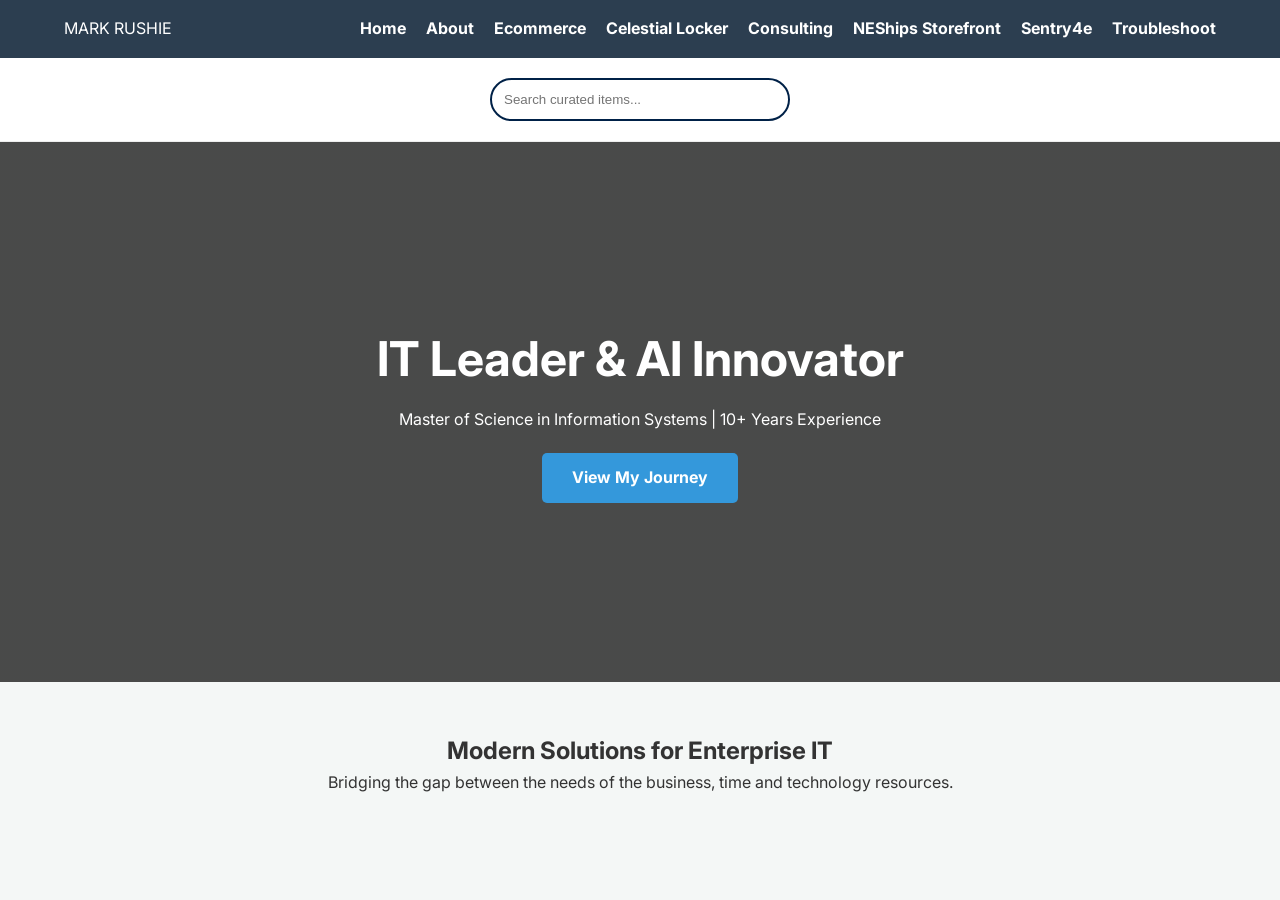
<file: index.html>
<!DOCTYPE html>
<html lang="en">
<head>
    <meta charset="UTF-8">
    <meta name="viewport" content="width=device-width, initial-scale=1.0">
    <title>Mark Rushie | IT Strategy & AI</title>
    <link rel="stylesheet" href="style.css">
    <link href="https://fonts.googleapis.com/css2?family=Inter:wght@400;700&display=swap" rel="stylesheet">
</head>
<body>

    <nav class="navbar">
        <div class="logo">MARK RUSHIE</div>
        <ul class="nav-links">
            <li><a href="index.html">Home</a></li>
            <li><a href="about.html">About</a></li>
            <li><a href="ecommerce.html">Ecommerce</a></li>
            <li><a href="https://celestiallocker.com" target="_blank">Celestial Locker</a></li>
            <li><a href="https://www.firstsiteconsulting.com/" target="_blank">Consulting</a></li>
            <li><a href="neships.html">NEShips Storefront</a></li>
            <li><a href="tools/sentry4e.html">Sentry4e</a></li>
            <li><a href="tools/troubleshoot.html">Troubleshoot</a></li>
        </ul>
    </nav>
    
<div class="search-container">
    <input type="text" id="productSearch" placeholder="Search curated items..." onkeyup="filterProducts()">
</div>
    
    <header class="hero">
        <h1>IT Leader & AI Innovator</h1>
        <p>Master of Science in Information Systems | 10+ Years Experience</p>
        <a href="about.html" class="cta-btn">View My Journey</a>
    </header>

    <section class="content">
        <h2>Modern Solutions for Enterprise IT</h2>
        <p>Bridging the gap between the needs of the business, time and technology resources.</p>
    </section>

</body>
</html>
</file>
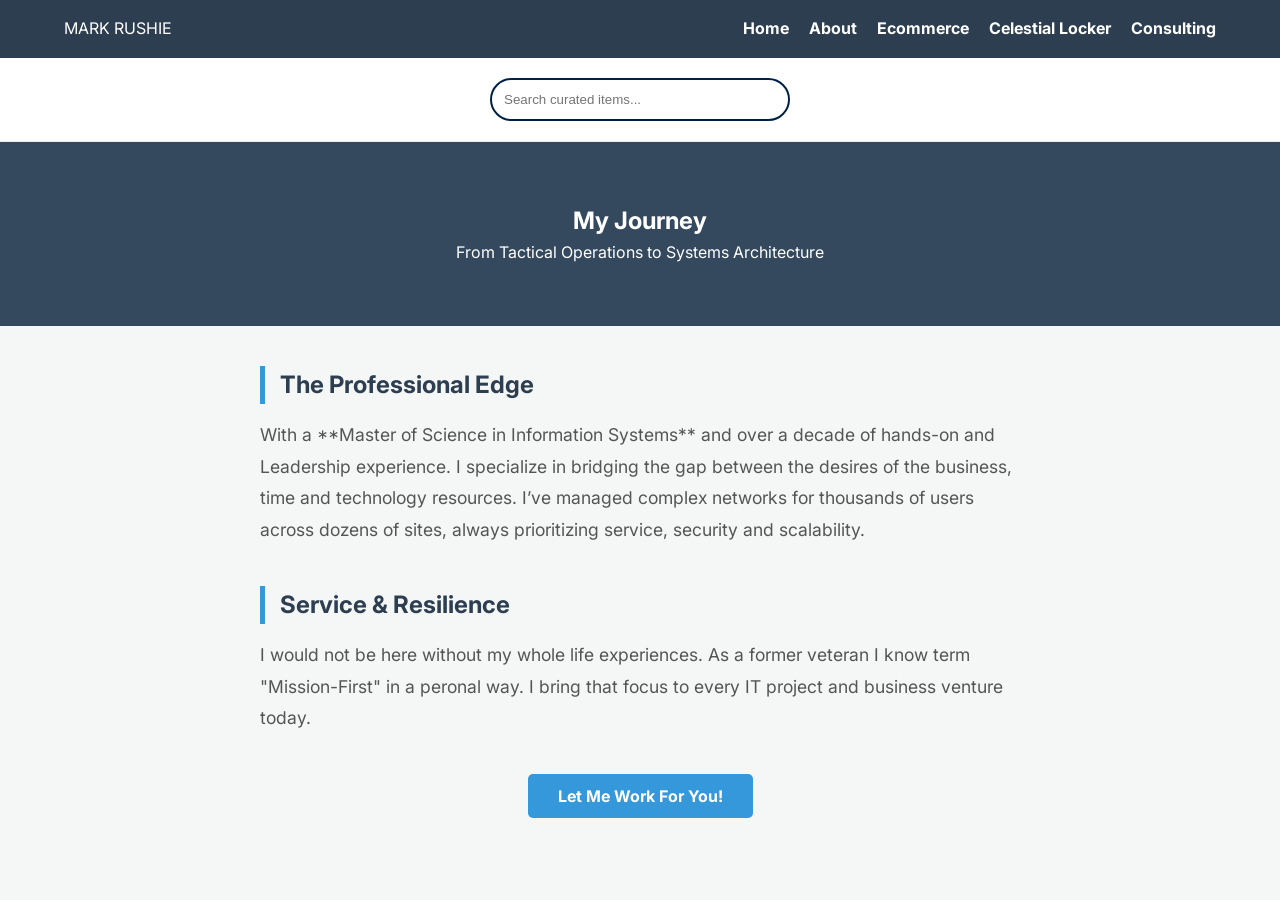
<file: about.html>
<!DOCTYPE html>
<html lang="en">
<head>
    <meta charset="UTF-8">
    <meta name="viewport" content="width=device-width, initial-scale=1.0">
    <title>About Mark Rushie | MSIS & IT Leader</title>
    <link rel="stylesheet" href="style.css">
    <link href="https://fonts.googleapis.com/css2?family=Inter:wght@400;700&display=swap" rel="stylesheet">
</head>
<body>
<nav class="navbar">
    <div class="logo">MARK RUSHIE</div>
    <ul class="nav-links">
        <li><a href="index.html">Home</a></li>
        <li><a href="about.html">About</a></li>
        <li><a href="ecommerce.html">Ecommerce</a></li>
        <li><a href="https://celestiallocker.com" target="_blank">Celestial Locker</a></li>
        <li><a href="https://www.firstsiteconsulting.com/" target="_blank">Consulting</a></li>
    </ul>
</nav>

    <div class="search-container">
    <input type="text" id="productSearch" placeholder="Search curated items..." onkeyup="filterProducts()">
</div>
    
    <section class="about-hero">
        <h1>My Journey</h1>
        <p>From Tactical Operations to Systems Architecture</p>
    </section>

    <article class="about-content">
        <div class="bio-section">
            <h2>The Professional Edge</h2>
            <p>With a **Master of Science in Information Systems** and over a decade of hands-on and Leadership experience. I specialize in bridging the gap between the desires of the business, time and technology resources. I’ve managed complex networks for thousands of users across dozens of sites, always prioritizing service, security and scalability.</p>
        </div>

        <div class="bio-section">
            <h2>Service & Resilience</h2>
            <p>I would not be here without my whole life experiences. As a former veteran I know term "Mission-First" in a peronal way. I bring that focus to every IT project and business venture today.</p>
        </div>

        <div class="cta-container">
            <a href="mailto:mark@mrtechnyc.com" class="cta-btn">Let Me Work For You!</a>
        </div>
    </article>

</body>
</html>
</file>
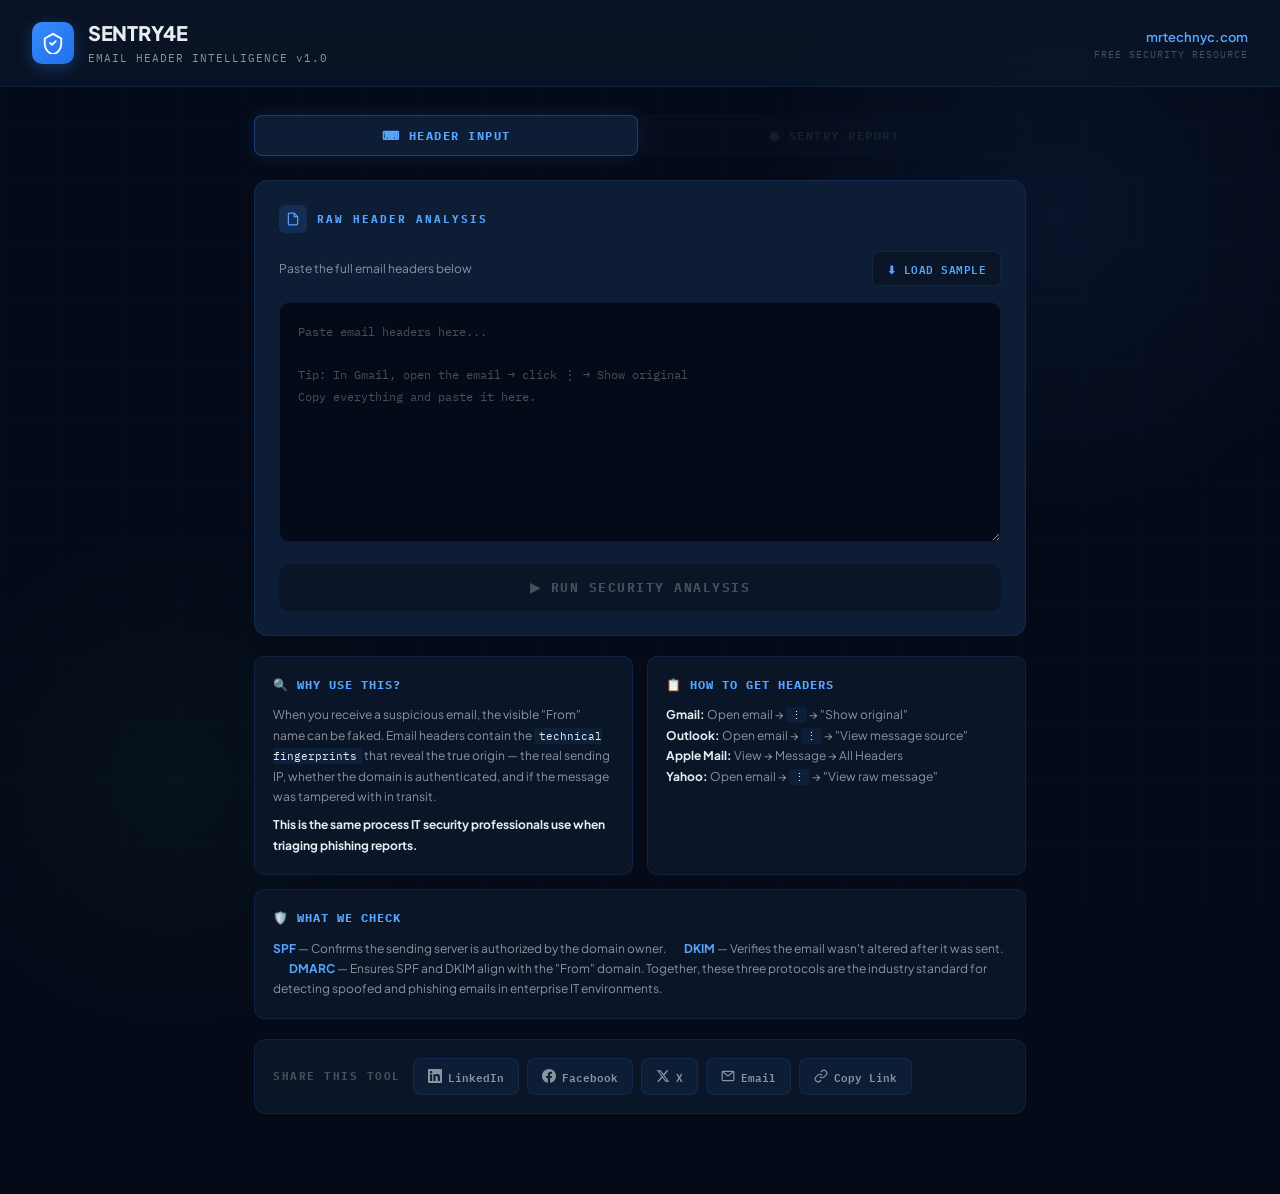
<file: tools/sentry4e.html>
<!DOCTYPE html>
<html lang="en">
<head>
<meta charset="UTF-8">
<meta name="viewport" content="width=device-width, initial-scale=1.0">
<title>Sentry4e — Email Header Security Analysis | MrTechNYC</title>
<meta name="description" content="Free email header security analysis tool by MrTechNYC. Analyze SPF, DKIM, DMARC authentication protocols. Identify phishing attempts and spoofed emails.">
<!-- Open Graph for Facebook / LinkedIn -->
<meta property="og:title" content="Sentry4e — Free Email Header Security Analysis">
<meta property="og:description" content="Analyze email headers for phishing indicators. Check SPF, DKIM, DMARC authentication. Free tool by MrTechNYC — the same process IT security pros use.">
<meta property="og:type" content="website">
<meta property="og:url" content="https://mrtechnyc.com/tools/sentry4e.html">
<meta property="og:site_name" content="MrTechNYC">
<!-- Twitter Card -->
<meta name="twitter:card" content="summary_large_image">
<meta name="twitter:title" content="Sentry4e — Free Email Header Security Analysis">
<meta name="twitter:description" content="Analyze email headers for phishing indicators. Check SPF, DKIM, DMARC. Free IT security tool by MrTechNYC.">
<link rel="preconnect" href="https://fonts.googleapis.com">
<link href="https://fonts.googleapis.com/css2?family=IBM+Plex+Mono:wght@400;500;600;700&family=Plus+Jakarta+Sans:wght@400;500;600;700;800&display=swap" rel="stylesheet">
<style>
  *, *::before, *::after { box-sizing: border-box; margin: 0; padding: 0; }
  :root {
    --bg-deep: #050a18; --bg-panel: #0a1628; --bg-card: #0d1d35; --bg-card-hover: #112444;
    --border: rgba(56,139,253,0.12); --border-bright: rgba(56,139,253,0.3);
    --accent: #388bfd; --accent-glow: rgba(56,139,253,0.15); --accent-bright: #58a6ff;
    --green: #3fb950; --green-bg: rgba(63,185,80,0.1); --green-border: rgba(63,185,80,0.25);
    --yellow: #d29922; --yellow-bg: rgba(210,153,34,0.1); --yellow-border: rgba(210,153,34,0.25);
    --red: #f85149; --red-bg: rgba(248,81,73,0.1); --red-border: rgba(248,81,73,0.25);
    --text-primary: #e6edf3; --text-secondary: #8b949e; --text-muted: #484f58;
    --mono: 'IBM Plex Mono', monospace; --sans: 'Plus Jakarta Sans', sans-serif;
  }
  body { min-height:100vh; background:var(--bg-deep); color:var(--text-primary); font-family:var(--sans); overflow-x:hidden; -webkit-font-smoothing:antialiased; }
  .bg-grid { position:fixed;inset:0;z-index:0;pointer-events:none; background-image:linear-gradient(rgba(56,139,253,0.03) 1px,transparent 1px),linear-gradient(90deg,rgba(56,139,253,0.03) 1px,transparent 1px); background-size:60px 60px; }
  .bg-glow-1 { position:fixed;top:-15%;right:-10%;width:700px;height:700px;border-radius:50%;background:radial-gradient(circle,rgba(56,139,253,0.08) 0%,transparent 65%);pointer-events:none;z-index:0; }
  .bg-glow-2 { position:fixed;bottom:-20%;left:-10%;width:600px;height:600px;border-radius:50%;background:radial-gradient(circle,rgba(63,185,80,0.05) 0%,transparent 65%);pointer-events:none;z-index:0; }
  header { position:relative;z-index:2;padding:20px 32px;border-bottom:1px solid var(--border);background:rgba(10,22,40,0.8);backdrop-filter:blur(12px);display:flex;justify-content:space-between;align-items:center; }
  .logo-area { display:flex;align-items:center;gap:14px; }
  .logo-icon { width:42px;height:42px;border-radius:10px;background:linear-gradient(135deg,var(--accent) 0%,#1f6feb 100%);display:flex;align-items:center;justify-content:center;box-shadow:0 4px 16px rgba(56,139,253,0.3); }
  .logo-icon svg { width:22px;height:22px; }
  .logo-text h1 { font-size:20px;font-weight:800;color:var(--text-primary);letter-spacing:-0.3px; }
  .logo-text span { font-size:11px;color:var(--text-secondary);font-family:var(--mono);letter-spacing:1px; }
  .header-right { text-align:right; }
  .header-right a { color:var(--accent-bright);text-decoration:none;font-size:13px;font-weight:600; }
  .header-right a:hover { text-decoration:underline; }
  .header-right .tagline { font-size:10px;color:var(--text-muted);font-family:var(--mono);margin-top:2px;letter-spacing:1px; }
  main { max-width:820px;margin:0 auto;padding:28px 24px 80px;position:relative;z-index:2; }
  .tabs { display:flex;gap:4px;margin-bottom:24px; }
  .tab-btn { flex:1;padding:12px 16px;border:1px solid var(--border);border-radius:8px;cursor:pointer;font-size:12px;font-weight:700;letter-spacing:1.5px;font-family:var(--mono);background:var(--bg-panel);color:var(--text-muted);transition:all 0.25s; }
  .tab-btn.active { background:var(--bg-card);color:var(--accent-bright);border-color:var(--border-bright);box-shadow:0 0 20px var(--accent-glow); }
  .tab-btn:disabled { opacity:0.3;cursor:not-allowed; }
  .tab-btn:not(:disabled):hover { border-color:rgba(56,139,253,0.2);color:var(--text-secondary); }
  .card { background:var(--bg-card);border:1px solid var(--border);border-radius:14px;padding:24px;transition:border-color 0.3s; }
  .card:hover { border-color:var(--border-bright); }
  .card-header { display:flex;align-items:center;gap:10px;font-size:11px;font-weight:700;letter-spacing:2px;color:var(--accent-bright);font-family:var(--mono);margin-bottom:18px;text-transform:uppercase; }
  .card-header .icon { width:28px;height:28px;border-radius:6px;background:var(--accent-glow);display:flex;align-items:center;justify-content:center; }
  .card-header .icon svg { width:14px;height:14px;stroke:var(--accent-bright);fill:none;stroke-width:2; }
  .input-top { display:flex;justify-content:space-between;align-items:center;margin-bottom:16px; }
  .btn-sample { padding:7px 14px;border-radius:6px;border:1px solid var(--border);background:var(--bg-panel);color:var(--accent-bright);font-size:11px;font-weight:600;cursor:pointer;font-family:var(--mono);letter-spacing:0.5px;transition:all 0.2s; }
  .btn-sample:hover { background:var(--accent-glow);border-color:var(--border-bright); }
  #headerInput { width:100%;min-height:240px;padding:18px;border-radius:10px;background:var(--bg-deep);border:1px solid var(--border);color:var(--text-primary);font-size:12px;line-height:1.8;font-family:var(--mono);resize:vertical;outline:none;transition:border-color 0.3s,box-shadow 0.3s; }
  #headerInput:focus { border-color:var(--accent);box-shadow:0 0 0 3px var(--accent-glow); }
  #headerInput::placeholder { color:var(--text-muted); }
  .btn-row { display:flex;gap:10px;margin-top:18px; }
  .btn-analyze { flex:1;padding:15px 24px;border-radius:10px;border:none;background:linear-gradient(135deg,#388bfd 0%,#1f6feb 100%);color:#fff;font-size:13px;font-weight:700;letter-spacing:1.5px;font-family:var(--mono);cursor:pointer;transition:all 0.3s;box-shadow:0 4px 24px rgba(56,139,253,0.3); }
  .btn-analyze:disabled { background:var(--bg-panel);color:var(--text-muted);box-shadow:none;cursor:not-allowed; }
  .btn-analyze:not(:disabled):hover { box-shadow:0 6px 32px rgba(56,139,253,0.45);transform:translateY(-1px); }
  .btn-clear { padding:15px 20px;border-radius:10px;border:1px solid var(--border);background:transparent;color:var(--text-secondary);font-size:12px;font-weight:600;cursor:pointer;font-family:var(--mono);transition:all 0.2s; }
  .btn-clear:hover { border-color:var(--border-bright);color:var(--text-primary); }
  .info-cards { display:grid;grid-template-columns:1fr 1fr;gap:14px;margin-top:20px; }
  .info-card { padding:18px;border-radius:10px;background:var(--bg-panel);border:1px solid var(--border);font-size:12px;color:var(--text-secondary);line-height:1.7; }
  .info-card h3 { font-size:12px;font-weight:700;color:var(--accent-bright);font-family:var(--mono);letter-spacing:1px;margin-bottom:10px;display:flex;align-items:center;gap:6px; }
  .info-card code { color:var(--text-primary);font-family:var(--mono);font-size:11px;background:rgba(56,139,253,0.08);padding:1px 5px;border-radius:3px; }
  .score-section { text-align:center;padding:32px 24px; }
  .gauge-wrap { position:relative;display:inline-block;margin:10px 0 16px; }
  .gauge-ring-bg { fill:none;stroke:rgba(56,139,253,0.08);stroke-width:10; }
  .gauge-ring { fill:none;stroke-width:10;stroke-linecap:round;transition:stroke-dashoffset 1.4s cubic-bezier(0.34,1.56,0.64,1); }
  .gauge-score { text-anchor:middle;font-size:38px;font-weight:800;font-family:var(--sans); }
  .gauge-max { text-anchor:middle;fill:var(--text-muted);font-size:12px;font-family:var(--mono); }
  .risk-badge { display:inline-flex;align-items:center;gap:8px;font-size:13px;font-weight:700;letter-spacing:2px;padding:8px 20px;border-radius:8px;font-family:var(--mono); }
  .risk-badge .dot { width:8px;height:8px;border-radius:50%;animation:pulse 2s infinite; }
  @keyframes pulse { 0%,100%{opacity:1}50%{opacity:0.4} }
  .score-explain { margin-top:16px;font-size:14px;color:var(--text-secondary);line-height:1.6;max-width:480px;margin-left:auto;margin-right:auto; }
  .auth-grid { display:grid;grid-template-columns:repeat(3,1fr);gap:12px; }
  .auth-badge { display:flex;flex-direction:column;align-items:center;gap:8px;padding:18px 12px;border-radius:10px;text-align:center; }
  .auth-badge .proto { font-size:10px;font-weight:700;letter-spacing:2px;color:var(--text-muted);font-family:var(--mono); }
  .auth-badge .status { font-size:16px;font-weight:800;text-transform:uppercase;font-family:var(--mono); }
  .auth-badge .explain { font-size:11px;color:var(--text-secondary);line-height:1.5;margin-top:4px; }
  .auth-pass { background:var(--green-bg);border:1px solid var(--green-border); }
  .auth-pass .status { color:var(--green); }
  .auth-fail { background:var(--red-bg);border:1px solid var(--red-border); }
  .auth-fail .status { color:var(--red); }
  .auth-softfail { background:var(--yellow-bg);border:1px solid var(--yellow-border); }
  .auth-softfail .status { color:var(--yellow); }
  .auth-none { background:rgba(139,148,158,0.05);border:1px solid rgba(139,148,158,0.15); }
  .auth-none .status { color:var(--text-muted); }
  .data-row { display:flex;justify-content:space-between;align-items:center;padding:12px 0;border-bottom:1px solid rgba(56,139,253,0.06); }
  .data-row:last-child { border-bottom:none; }
  .data-label { font-size:12px;color:var(--text-secondary);font-family:var(--mono);min-width:130px; }
  .data-value { font-size:13px;color:var(--text-primary);text-align:right;word-break:break-all;max-width:60%; }
  .data-value.mono { font-family:var(--mono); }
  .data-value.danger { color:var(--red); }
  .finding-row { display:flex;gap:12px;align-items:flex-start;padding:12px 14px;border-radius:8px;margin-bottom:8px; }
  .finding-row:last-child { margin-bottom:0; }
  .finding-row.pass { background:var(--green-bg);border:1px solid var(--green-border); }
  .finding-row.warn { background:var(--yellow-bg);border:1px solid var(--yellow-border); }
  .finding-row.fail { background:var(--red-bg);border:1px solid var(--red-border); }
  .finding-icon { font-size:15px;font-weight:800;flex-shrink:0;width:20px;text-align:center;font-family:var(--mono); }
  .finding-icon.pass { color:var(--green); }
  .finding-icon.warn { color:var(--yellow); }
  .finding-icon.fail { color:var(--red); }
  .finding-content { flex:1; }
  .finding-title { font-size:13px;font-weight:600;color:var(--text-primary);margin-bottom:2px; }
  .finding-desc { font-size:11px;color:var(--text-secondary);line-height:1.5; }
  .action-row { display:flex;gap:10px; }
  .btn-action { flex:1;padding:13px 20px;border-radius:10px;border:1px solid var(--border);background:var(--bg-panel);color:var(--text-secondary);font-size:12px;font-weight:700;letter-spacing:1.5px;cursor:pointer;font-family:var(--mono);transition:all 0.2s; }
  .btn-action:hover { border-color:var(--border-bright);color:var(--accent-bright);background:var(--accent-glow); }
  .footer-brand { text-align:center;padding:24px 0 0;margin-top:8px;border-top:1px solid var(--border);font-size:11px;color:var(--text-muted);font-family:var(--mono);letter-spacing:1px; }
  .footer-brand a { color:var(--accent-bright);text-decoration:none; }
  /* Share Bar */
  .share-bar { display:flex;align-items:center;gap:8px;margin-top:20px;padding:18px;border-radius:12px;background:var(--bg-panel);border:1px solid var(--border); }
  .share-bar .share-label { font-size:11px;font-weight:700;letter-spacing:1.5px;color:var(--text-muted);font-family:var(--mono);margin-right:4px;white-space:nowrap; }
  .share-btn { display:inline-flex;align-items:center;justify-content:center;gap:6px;padding:8px 14px;border-radius:8px;border:1px solid var(--border);background:var(--bg-card);color:var(--text-secondary);font-size:11px;font-weight:600;font-family:var(--mono);cursor:pointer;text-decoration:none;transition:all 0.2s;white-space:nowrap; }
  .share-btn:hover { border-color:var(--border-bright);color:var(--text-primary);transform:translateY(-1px); }
  .share-btn svg { width:14px;height:14px;flex-shrink:0; }
  .share-btn.linkedin:hover { background:rgba(10,102,194,0.15);border-color:rgba(10,102,194,0.4);color:#5bb5f8; }
  .share-btn.facebook:hover { background:rgba(24,119,242,0.15);border-color:rgba(24,119,242,0.4);color:#6cb4f7; }
  .share-btn.twitter:hover { background:rgba(29,155,240,0.15);border-color:rgba(29,155,240,0.4);color:#63c0f7; }
  .share-btn.email-share:hover { background:var(--accent-glow);border-color:var(--border-bright);color:var(--accent-bright); }
  .share-btn.copy-link:hover { background:var(--green-bg);border-color:var(--green-border);color:var(--green); }
  .share-btn.copied { background:var(--green-bg);border-color:var(--green-border);color:var(--green); }
  .report-section { display:flex;flex-direction:column;gap:20px; }
  .scan-time { font-size:11px;color:var(--text-muted);font-family:var(--mono);margin-top:8px; }
  @keyframes fadeIn { from{opacity:0;transform:translateY(10px)}to{opacity:1;transform:translateY(0)} }
  .fade-in { animation:fadeIn 0.4s ease forwards; }
  .fade-in-delay-1 { animation-delay:0.1s;opacity:0; }
  .fade-in-delay-2 { animation-delay:0.2s;opacity:0; }
  .fade-in-delay-3 { animation-delay:0.3s;opacity:0; }
  .fade-in-delay-4 { animation-delay:0.4s;opacity:0; }
  ::-webkit-scrollbar { width:6px; }
  ::-webkit-scrollbar-track { background:var(--bg-deep); }
  ::-webkit-scrollbar-thumb { background:rgba(56,139,253,0.15);border-radius:3px; }
  @media(max-width:640px) { header{flex-direction:column;align-items:flex-start;gap:12px;padding:16px} .header-right{text-align:left} main{padding:16px 14px 60px} .auth-grid{grid-template-columns:1fr} .info-cards{grid-template-columns:1fr} .data-row{flex-direction:column;align-items:flex-start;gap:4px} .data-value{text-align:left;max-width:100%} }
</style>
</head>
<body>
<div class="bg-grid"></div>
<div class="bg-glow-1"></div>
<div class="bg-glow-2"></div>
<header>
  <div class="logo-area">
    <div class="logo-icon"><svg viewBox="0 0 24 24" fill="none" stroke="white" stroke-width="2"><path d="M12 2L3 7v6c0 5.25 3.75 10.13 9 11.38C17.25 23.13 21 18.25 21 13V7l-9-5z"/><path d="M9 12l2 2 4-4" stroke-linecap="round" stroke-linejoin="round"/></svg></div>
    <div class="logo-text"><h1>SENTRY4E</h1><span>EMAIL HEADER INTELLIGENCE v1.0</span></div>
  </div>
  <div class="header-right"><a href="https://mrtechnyc.com" target="_blank">mrtechnyc.com</a><div class="tagline">FREE SECURITY RESOURCE</div></div>
</header>
<main>
  <div class="tabs">
    <button class="tab-btn active" id="tabInput" onclick="showTab('input')">⌨ HEADER INPUT</button>
    <button class="tab-btn" id="tabReport" onclick="showTab('report')" disabled>◉ SENTRY REPORT</button>
  </div>
  <div id="viewInput" class="fade-in">
    <div class="card">
      <div class="card-header"><div class="icon"><svg viewBox="0 0 24 24"><path d="M14 2H6a2 2 0 00-2 2v16a2 2 0 002 2h12a2 2 0 002-2V8z"/><polyline points="14,2 14,8 20,8"/></svg></div>RAW HEADER ANALYSIS</div>
      <div class="input-top">
        <span style="font-size:12px;color:var(--text-secondary)">Paste the full email headers below</span>
        <button class="btn-sample" onclick="loadSample()">⬇ LOAD SAMPLE</button>
      </div>
      <textarea id="headerInput" placeholder="Paste email headers here...&#10;&#10;Tip: In Gmail, open the email → click ⋮ → Show original&#10;Copy everything and paste it here."></textarea>
      <div class="btn-row">
        <button class="btn-analyze" id="btnAnalyze" onclick="runAnalysis()" disabled>▶ RUN SECURITY ANALYSIS</button>
        <button class="btn-clear" id="btnClear" onclick="resetAll()" style="display:none">CLEAR</button>
      </div>
    </div>
    <div class="info-cards">
      <div class="info-card">
        <h3>🔍 WHY USE THIS?</h3>
        When you receive a suspicious email, the visible "From" name can be faked. Email headers contain the <code>technical fingerprints</code> that reveal the true origin — the real sending IP, whether the domain is authenticated, and if the message was tampered with in transit.
        <strong style="display:block;margin-top:8px;color:var(--text-primary)">This is the same process IT security professionals use when triaging phishing reports.</strong>
      </div>
      <div class="info-card">
        <h3>📋 HOW TO GET HEADERS</h3>
        <strong style="color:var(--text-primary)">Gmail:</strong> Open email → <code>⋮</code> → "Show original"<br>
        <strong style="color:var(--text-primary)">Outlook:</strong> Open email → <code>⋮</code> → "View message source"<br>
        <strong style="color:var(--text-primary)">Apple Mail:</strong> View → Message → All Headers<br>
        <strong style="color:var(--text-primary)">Yahoo:</strong> Open email → <code>⋮</code> → "View raw message"
      </div>
      <div class="info-card" style="grid-column:1/-1">
        <h3>🛡️ WHAT WE CHECK</h3>
        <strong style="color:var(--accent-bright)">SPF</strong> — Confirms the sending server is authorized by the domain owner.
        <strong style="color:var(--accent-bright);margin-left:16px">DKIM</strong> — Verifies the email wasn't altered after it was sent.
        <strong style="color:var(--accent-bright);margin-left:16px">DMARC</strong> — Ensures SPF and DKIM align with the "From" domain. Together, these three protocols are the industry standard for detecting spoofed and phishing emails in enterprise IT environments.
      </div>
    </div>

    <!-- Share Bar -->
    <div class="share-bar">
      <span class="share-label">SHARE THIS TOOL</span>
      <a class="share-btn linkedin" onclick="shareLinkedIn()" title="Share on LinkedIn">
        <svg viewBox="0 0 24 24" fill="currentColor"><path d="M20.447 20.452h-3.554v-5.569c0-1.328-.027-3.037-1.852-3.037-1.853 0-2.136 1.445-2.136 2.939v5.667H9.351V9h3.414v1.561h.046c.477-.9 1.637-1.85 3.37-1.85 3.601 0 4.267 2.37 4.267 5.455v6.286zM5.337 7.433a2.062 2.062 0 01-2.063-2.065 2.064 2.064 0 112.063 2.065zm1.782 13.019H3.555V9h3.564v11.452zM22.225 0H1.771C.792 0 0 .774 0 1.729v20.542C0 23.227.792 24 1.771 24h20.451C23.2 24 24 23.227 24 22.271V1.729C24 .774 23.2 0 22.222 0h.003z"/></svg>
        LinkedIn
      </a>
      <a class="share-btn facebook" onclick="shareFacebook()" title="Share on Facebook">
        <svg viewBox="0 0 24 24" fill="currentColor"><path d="M24 12.073c0-6.627-5.373-12-12-12s-12 5.373-12 12c0 5.99 4.388 10.954 10.125 11.854v-8.385H7.078v-3.47h3.047V9.43c0-3.007 1.792-4.669 4.533-4.669 1.312 0 2.686.235 2.686.235v2.953H15.83c-1.491 0-1.956.925-1.956 1.874v2.25h3.328l-.532 3.47h-2.796v8.385C19.612 23.027 24 18.062 24 12.073z"/></svg>
        Facebook
      </a>
      <a class="share-btn twitter" onclick="shareTwitter()" title="Share on X / Twitter">
        <svg viewBox="0 0 24 24" fill="currentColor"><path d="M18.244 2.25h3.308l-7.227 8.26 8.502 11.24H16.17l-5.214-6.817L4.99 21.75H1.68l7.73-8.835L1.254 2.25H8.08l4.713 6.231zm-1.161 17.52h1.833L7.084 4.126H5.117z"/></svg>
        X
      </a>
      <a class="share-btn email-share" onclick="shareEmail()" title="Share via Email">
        <svg viewBox="0 0 24 24" fill="none" stroke="currentColor" stroke-width="2"><rect x="2" y="4" width="20" height="16" rx="2"/><path d="M22 4l-10 8L2 4"/></svg>
        Email
      </a>
      <a class="share-btn copy-link" id="copyLinkBtn" onclick="copyLink('copyLinkBtn')" title="Copy link to clipboard">
        <svg viewBox="0 0 24 24" fill="none" stroke="currentColor" stroke-width="2"><path d="M10 13a5 5 0 007.54.54l3-3a5 5 0 00-7.07-7.07l-1.72 1.71"/><path d="M14 11a5 5 0 00-7.54-.54l-3 3a5 5 0 007.07 7.07l1.71-1.71"/></svg>
        Copy Link
      </a>
    </div>
  </div>
  <div id="viewReport" style="display:none"><div class="report-section" id="reportContent"></div></div>
</main>
<script>
const SAMPLE_HEADER=`Delivered-To: user@example.com
Received: by 2002:a05:7300:478a:b0:12a:5f3e:8c1d with SMTP id r10csp1234567dyk;
        Tue, 18 Mar 2025 09:23:45 -0700 (PDT)
X-Google-DKIM-Signature: v=1; a=rsa-sha256; c=relaxed/relaxed;
        d=1e100.net; s=20230601; t=1710774225;
Return-Path: <bounce@marketing.suspicious-domain.xyz>
Received: from mail-sor-f41.google.com (mail-sor-f41.google.com. [209.85.220.41])
        by mx.google.com with SMTPS id a1234b5678
Received-SPF: softfail (google.com: domain of info@suspicious-domain.xyz does not designate 45.33.32.156 as permitted sender) client-ip=45.33.32.156;
Authentication-Results: mx.google.com;
       dkim=fail header.i=@suspicious-domain.xyz header.s=selector1 header.b=abc123;
       spf=softfail (google.com: domain of info@suspicious-domain.xyz does not designate 45.33.32.156 as permitted sender) smtp.mailfrom=info@suspicious-domain.xyz;
       dmarc=fail (p=NONE sp=NONE dis=NONE) header.from=suspicious-domain.xyz
From: "Account Security Team" <info@suspicious-domain.xyz>
To: user@example.com
Subject: Urgent: Verify Your Account Immediately
Date: Tue, 18 Mar 2025 12:23:41 -0400
Message-ID: <random123@suspicious-domain.xyz>
MIME-Version: 1.0
X-Mailer: PHPMailer 6.1.4
X-Originating-IP: [45.33.32.156]
Content-Type: multipart/alternative; boundary="boundary123"`;
const input=document.getElementById('headerInput'),btnAnalyze=document.getElementById('btnAnalyze'),btnClear=document.getElementById('btnClear');
input.addEventListener('input',()=>{const h=input.value.trim().length>0;btnAnalyze.disabled=!h;btnClear.style.display=h?'block':'none'});
function showTab(t){document.getElementById('tabInput').classList.toggle('active',t==='input');document.getElementById('tabReport').classList.toggle('active',t==='report');document.getElementById('viewInput').style.display=t==='input'?'block':'none';document.getElementById('viewReport').style.display=t==='report'?'block':'none'}
function loadSample(){input.value=SAMPLE_HEADER;input.dispatchEvent(new Event('input'))}
function resetAll(){input.value='';input.dispatchEvent(new Event('input'));document.getElementById('tabReport').disabled=true;showTab('input')}
function parseHeaders(r){const l=r.split("\n"),h={};let c="";for(const line of l){if(/^\s/.test(line)&&c)h[c]+=" "+line.trim();else{const m=line.match(/^([A-Za-z0-9-]+):\s*(.*)/);if(m){c=m[1].toLowerCase();h[c]=(h[c]?h[c]+" | ":"")+m[2].trim()}}}return h}
function getIP(r,h){const x=h["x-originating-ip"];if(x){const m=x.match(/\[?([\d.]+)\]?/);if(m)return m[1]}const c=r.match(/client-ip=([\d.]+)/);if(c)return c[1];const v=r.match(/Received:\s*from\s+\S+\s+\(\S+\.\s*\[([\d.]+)\]\)/i);if(v)return v[1];const a=r.match(/\b(?:\d{1,3}\.){3}\d{1,3}\b/);return a?a[0]:"Not Found"}
function getName(h){const f=h["from"]||"";const m=f.match(/"([^"]+)"/);if(m)return m[1];const a=f.match(/^([^<]+)</);if(a)return a[1].trim();return f||"Not Found"}
function getDomain(h){const m=(h["from"]||"").match(/@([\w.-]+)/);return m?m[1]:"Not Found"}
function getEmail(h){const f=h["from"]||"";const m=f.match(/<([^>]+)>/);if(m)return m[1];const b=f.match(/[\w.-]+@[\w.-]+/);return b?b[0]:"Not Found"}
function getRP(h){const r=h["return-path"]||"";const m=r.match(/<([^>]+)>/);return m?m[1]:r||"Not Found"}
function getSubject(h){return h["subject"]||"Not Found"}
function getMailer(h){return h["x-mailer"]||h["user-agent"]||"Not Detected"}
function getDate(h){return h["date"]||"Not Found"}
function checkAuth(r,t){const m=r.match(new RegExp(t+"=(\\w+)","i"));if(m)return m[1].toLowerCase();if(t==="spf"){const s=r.match(/Received-SPF:\s*(\w+)/i);if(s)return s[1].toLowerCase()}return"none"}
const authExplain={spf:{pass:"The sending server is authorized by the domain — expected for legitimate mail.",softfail:"The server is not fully authorized. A permissive policy spammers can exploit.",fail:"The server is NOT authorized to send for this domain. Strong phishing indicator.",none:"No SPF record exists. Sender identity cannot be verified through SPF."},dkim:{pass:"Cryptographic signature valid — message was not altered in transit.",fail:"Signature invalid. The message may have been tampered with after sending.",none:"No DKIM signature found. No cryptographic proof of message integrity."},dmarc:{pass:"Domain alignment passed — SPF/DKIM match the From domain.",fail:"Alignment failed. From domain doesn't match authenticated source. Common in spoofed emails.",none:"No DMARC policy published. No alignment requirements enforced."}};
function computeScore(spf,dkim,dmarc,rp,email,domain){let s=10;const f=[];
if(spf==="pass")f.push({t:"SPF Passed",d:"Sending server is authorized by domain owner.",c:"pass"});else if(spf==="softfail"){s-=2;f.push({t:"SPF Softfail",d:"Server not fully authorized — permissive policy leaves room for abuse.",c:"warn"})}else if(spf==="fail"){s-=3;f.push({t:"SPF Failed",d:"Sending server is explicitly NOT authorized. Strong spoofing indicator.",c:"fail"})}else{s-=2;f.push({t:"SPF Missing",d:"No SPF record published — sender identity unverifiable.",c:"warn"})}
if(dkim==="pass")f.push({t:"DKIM Verified",d:"Cryptographic signature valid — message integrity confirmed.",c:"pass"});else if(dkim==="fail"){s-=3;f.push({t:"DKIM Failed",d:"Signature invalid — message may have been altered after sending.",c:"fail"})}else{s-=1;f.push({t:"DKIM Missing",d:"No signature present — no proof message wasn't tampered with.",c:"warn"})}
if(dmarc==="pass")f.push({t:"DMARC Aligned",d:"Domain alignment confirmed between authentication and From header.",c:"pass"});else if(dmarc==="fail"){s-=2;f.push({t:"DMARC Failed",d:"From domain doesn't align with authenticated source — likely spoofed.",c:"fail"})}else{s-=1;f.push({t:"DMARC Missing",d:"No DMARC policy — no alignment enforcement in place.",c:"warn"})}
if(rp!=="Not Found"&&email!=="Not Found"){const rd=(rp.split("@")[1]||"").toLowerCase(),fd=(email.split("@")[1]||"").toLowerCase();if(rd&&fd&&rd!==fd){s-=1;f.push({t:"Return-Path Mismatch",d:"Return-Path ("+rd+") differs from From ("+fd+"). Bounce address doesn't match sender.",c:"warn"})}else if(rd&&fd)f.push({t:"Return-Path Aligned",d:"Bounce address matches the sender domain.",c:"pass"})}
const sus=[/xyz$/,/\.tk$/,/\.ml$/,/\.ga$/,/\.cf$/,/free/,/temp/,/disposable/];if(domain!=="Not Found"&&sus.some(p=>p.test(domain.toLowerCase()))){s-=1;f.push({t:"Suspicious TLD",d:'"'+domain+'" uses a top-level domain commonly associated with spam and phishing.',c:"warn"})}
return{score:Math.max(0,Math.min(10,s)),findings:f}}
function runAnalysis(){const raw=input.value.trim();if(!raw)return;btnAnalyze.textContent='◌ ANALYZING...';btnAnalyze.disabled=true;
setTimeout(()=>{const h=parseHeaders(raw),ip=getIP(raw,h),name=getName(h),domain=getDomain(h),email=getEmail(h),rp=getRP(h),subject=getSubject(h),mailer=getMailer(h),date=getDate(h);
const spf=checkAuth(raw,"spf"),dkim=checkAuth(raw,"dkim"),dmarc=checkAuth(raw,"dmarc");const{score,findings}=computeScore(spf,dkim,dmarc,rp,email,domain);
let rL,rC,rBg,rBd,sE;
if(score>=8){rL="LOW RISK";rC="var(--green)";rBg="var(--green-bg)";rBd="var(--green-border)";sE="This email passed major authentication checks. The sending infrastructure appears legitimate. Standard caution still applies — verify the content makes sense for the sender."}
else if(score>=5){rL="MODERATE RISK";rC="var(--yellow)";rBg="var(--yellow-bg)";rBd="var(--yellow-border)";sE="Some authentication checks failed or are missing. This could indicate a misconfigured sender OR a spoofing attempt. Verify the sender through a separate channel before clicking links or opening attachments."}
else{rL="HIGH RISK";rC="var(--red)";rBg="var(--red-bg)";rBd="var(--red-border)";sE="Multiple authentication failures detected. This email shows strong indicators of spoofing or phishing. Do not click links, download attachments, or reply. Report this to your IT/security team."}
const circ=2*Math.PI*54,offset=circ*(1-score/10);
function ab(p,st){const cls=st==="pass"?"auth-pass":st==="fail"?"auth-fail":st==="softfail"?"auth-softfail":"auth-none";const ex=authExplain[p.toLowerCase()][st]||"";return'<div class="auth-badge '+cls+'"><span class="proto">'+p+'</span><span class="status">'+st+'</span><span class="explain">'+esc(ex)+'</span></div>'}
function dr(l,v,m,w){return'<div class="data-row"><span class="data-label">'+l+'</span><span class="data-value'+(m?' mono':'')+(w?' danger':'')+'">' +esc(v)+'</span></div>'}
let fH=findings.map(f=>'<div class="finding-row '+f.c+'"><span class="finding-icon '+f.c+'">'+(f.c==='pass'?'✓':f.c==='warn'?'⚠':'✕')+'</span><div class="finding-content"><div class="finding-title">'+esc(f.t)+'</div><div class="finding-desc">'+esc(f.d)+'</div></div></div>').join('');
document.getElementById('reportContent').innerHTML=`
<div class="card score-section fade-in"><div class="card-header"><div class="icon"><svg viewBox="0 0 24 24"><path d="M12 2L3 7v6c0 5.25 3.75 10.13 9 11.38C17.25 23.13 21 18.25 21 13V7l-9-5z"/></svg></div>INTEGRITY SCORE</div>
<div class="gauge-wrap"><svg width="160" height="160" viewBox="0 0 120 120"><circle cx="60" cy="60" r="54" class="gauge-ring-bg"/><circle cx="60" cy="60" r="54" class="gauge-ring" stroke="${rC}" stroke-dasharray="${circ}" stroke-dashoffset="${offset}" transform="rotate(-90 60 60)"/><text x="60" y="56" class="gauge-score" fill="${rC}">${score}</text><text x="60" y="74" class="gauge-max">/10</text></svg></div>
<div><span class="risk-badge" style="color:${rC};background:${rBg};border:1px solid ${rBd}"><span class="dot" style="background:${rC}"></span>${rL}</span></div>
<div class="score-explain">${sE}</div><div class="scan-time">Analyzed ${esc(new Date().toLocaleString())}</div></div>
<div class="card fade-in fade-in-delay-1"><div class="card-header"><div class="icon"><svg viewBox="0 0 24 24"><path d="M9 12l2 2 4-4"/><circle cx="12" cy="12" r="10"/></svg></div>AUTHENTICATION PROTOCOLS</div><div class="auth-grid">${ab('SPF',spf)}${ab('DKIM',dkim)}${ab('DMARC',dmarc)}</div></div>
<div class="card fade-in fade-in-delay-2"><div class="card-header"><div class="icon"><svg viewBox="0 0 24 24"><path d="M14 2H6a2 2 0 00-2 2v16a2 2 0 002 2h12a2 2 0 002-2V8z"/><polyline points="14,2 14,8 20,8"/></svg></div>EXTRACTED MARKERS</div>
${dr('Origin IP',ip,true,false)}${dr('Sender Name',name,false,false)}${dr('From Email',email,true,false)}${dr('From Domain',domain,true,score<5)}${dr('Return-Path',rp,true,false)}${dr('Subject',subject,false,false)}${dr('Date',date,false,false)}${dr('Mailer',mailer,true,false)}</div>
<div class="card fade-in fade-in-delay-3"><div class="card-header"><div class="icon"><svg viewBox="0 0 24 24"><path d="M10.29 3.86L1.82 18a2 2 0 001.71 3h16.94a2 2 0 001.71-3L13.71 3.86a2 2 0 00-3.42 0z"/><line x1="12" y1="9" x2="12" y2="13"/><line x1="12" y1="17" x2="12.01" y2="17"/></svg></div>DETAILED FINDINGS</div>${fH}</div>
<div class="action-row fade-in fade-in-delay-4"><button class="btn-action" onclick="showTab('input')">← BACK TO INPUT</button><button class="btn-action" onclick="resetAll()">⟳ NEW SCAN</button></div>
<div class="share-bar fade-in fade-in-delay-4"><span class="share-label">SHARE</span><a class="share-btn linkedin" onclick="shareLinkedIn()" title="Share on LinkedIn"><svg viewBox="0 0 24 24" fill="currentColor" width="14" height="14"><path d="M20.447 20.452h-3.554v-5.569c0-1.328-.027-3.037-1.852-3.037-1.853 0-2.136 1.445-2.136 2.939v5.667H9.351V9h3.414v1.561h.046c.477-.9 1.637-1.85 3.37-1.85 3.601 0 4.267 2.37 4.267 5.455v6.286zM5.337 7.433a2.062 2.062 0 01-2.063-2.065 2.064 2.064 0 112.063 2.065zm1.782 13.019H3.555V9h3.564v11.452zM22.225 0H1.771C.792 0 0 .774 0 1.729v20.542C0 23.227.792 24 1.771 24h20.451C23.2 24 24 23.227 24 22.271V1.729C24 .774 23.2 0 22.222 0h.003z"/></svg>LinkedIn</a><a class="share-btn facebook" onclick="shareFacebook()"><svg viewBox="0 0 24 24" fill="currentColor" width="14" height="14"><path d="M24 12.073c0-6.627-5.373-12-12-12s-12 5.373-12 12c0 5.99 4.388 10.954 10.125 11.854v-8.385H7.078v-3.47h3.047V9.43c0-3.007 1.792-4.669 4.533-4.669 1.312 0 2.686.235 2.686.235v2.953H15.83c-1.491 0-1.956.925-1.956 1.874v2.25h3.328l-.532 3.47h-2.796v8.385C19.612 23.027 24 18.062 24 12.073z"/></svg>Facebook</a><a class="share-btn twitter" onclick="shareTwitter()"><svg viewBox="0 0 24 24" fill="currentColor" width="14" height="14"><path d="M18.244 2.25h3.308l-7.227 8.26 8.502 11.24H16.17l-5.214-6.817L4.99 21.75H1.68l7.73-8.835L1.254 2.25H8.08l4.713 6.231zm-1.161 17.52h1.833L7.084 4.126H5.117z"/></svg>X</a><a class="share-btn email-share" onclick="shareEmail()"><svg viewBox="0 0 24 24" fill="none" stroke="currentColor" stroke-width="2" width="14" height="14"><rect x="2" y="4" width="20" height="16" rx="2"/><path d="M22 4l-10 8L2 4"/></svg>Email</a><a class="share-btn copy-link" id="copyLinkBtn2" onclick="copyLink('copyLinkBtn2')"><svg viewBox="0 0 24 24" fill="none" stroke="currentColor" stroke-width="2" width="14" height="14"><path d="M10 13a5 5 0 007.54.54l3-3a5 5 0 00-7.07-7.07l-1.72 1.71"/><path d="M14 11a5 5 0 00-7.54-.54l-3 3a5 5 0 007.07 7.07l1.71-1.71"/></svg>Copy Link</a></div>
<div class="footer-brand fade-in fade-in-delay-4">SENTRY4E v1.0 — A free resource by <a href="https://mrtechnyc.com" target="_blank">MrTechNYC</a></div>`;
btnAnalyze.textContent='▶ RUN SECURITY ANALYSIS';btnAnalyze.disabled=false;document.getElementById('tabReport').disabled=false;showTab('report')},1400)}
function esc(s){const d=document.createElement('div');d.textContent=s;return d.innerHTML}

// ── Share Functions ──
const TOOL_URL = 'https://mrtechnyc.com/tools/sentry4e.html';
const SHARE_TITLE = 'Sentry4e — Free Email Header Security Analysis Tool';
const SHARE_TEXT = 'Check if an email is legit or phishing — analyze SPF, DKIM, and DMARC headers with this free tool by MrTechNYC.';

function shareLinkedIn() {
  window.open('https://www.linkedin.com/sharing/share-offsite/?url=' + encodeURIComponent(TOOL_URL), '_blank', 'width=600,height=500');
}
function shareFacebook() {
  window.open('https://www.facebook.com/sharer/sharer.php?u=' + encodeURIComponent(TOOL_URL), '_blank', 'width=600,height=500');
}
function shareTwitter() {
  window.open('https://twitter.com/intent/tweet?text=' + encodeURIComponent(SHARE_TEXT) + '&url=' + encodeURIComponent(TOOL_URL), '_blank', 'width=600,height=500');
}
function shareEmail() {
  window.location.href = 'mailto:?subject=' + encodeURIComponent(SHARE_TITLE) + '&body=' + encodeURIComponent(SHARE_TEXT + '\n\n' + TOOL_URL);
}
function copyLink(btnId) {
  const id = btnId || 'copyLinkBtn';
  navigator.clipboard.writeText(TOOL_URL).then(() => {
    const btn = document.getElementById(id);
    const orig = btn.innerHTML;
    btn.innerHTML = '<svg viewBox="0 0 24 24" fill="none" stroke="currentColor" stroke-width="2" width="14" height="14"><path d="M20 6L9 17l-5-5"/></svg> Copied!';
    btn.classList.add('copied');
    setTimeout(() => { btn.innerHTML = orig; btn.classList.remove('copied'); }, 2000);
  });
}
</script>
</body>
</html>
</file>
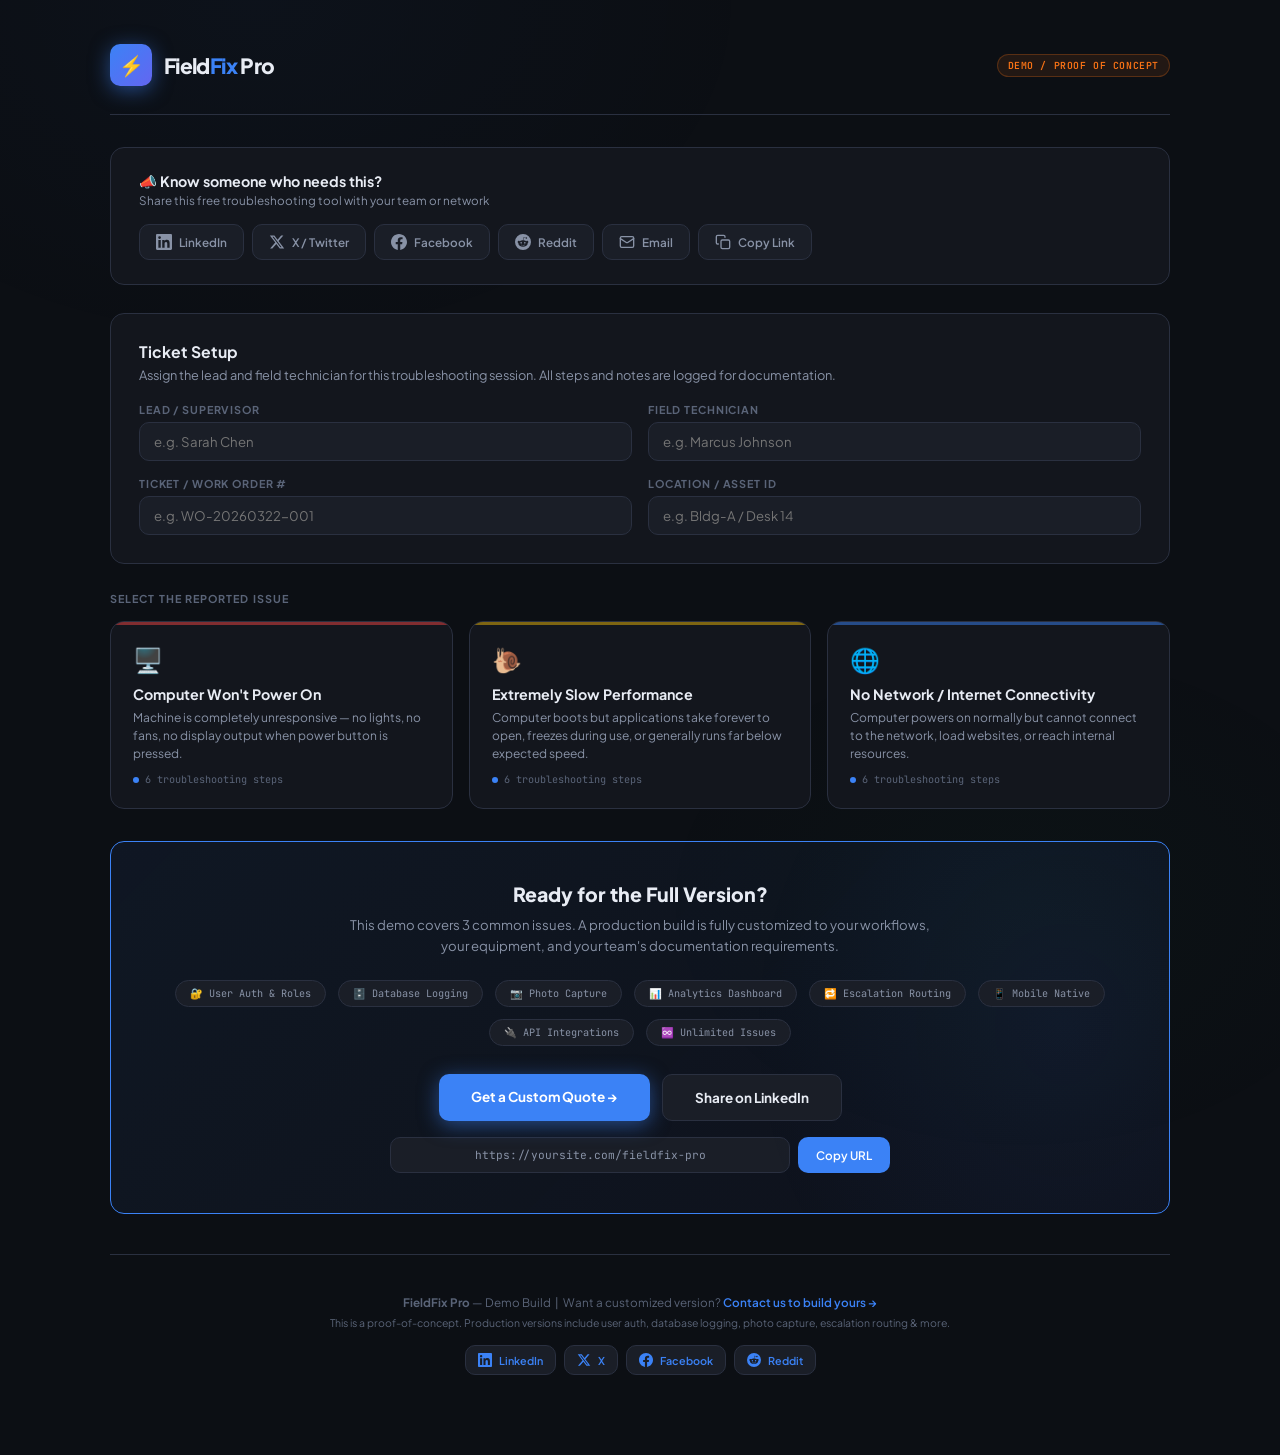
<file: tools/troubleshoot.html>
<!DOCTYPE html>
<html lang="en">
<head>
<meta charset="UTF-8">
<meta name="viewport" content="width=device-width, initial-scale=1.0">
<title>FieldFix Pro — Troubleshooting Platform</title>
<link href="https://fonts.googleapis.com/css2?family=JetBrains+Mono:wght@400;600;700&family=Plus+Jakarta+Sans:wght@400;500;600;700;800&display=swap" rel="stylesheet">
<style>
*,*::before,*::after{box-sizing:border-box;margin:0;padding:0}
:root{
  --bg:#0c0f14;--surface:#13161d;--surface2:#1a1e27;--surface3:#222733;
  --border:#2a3040;--border-active:#3d4a66;
  --text:#e8ecf4;--text-dim:#8892a6;--text-muted:#5a6478;
  --accent:#3b82f6;--accent-glow:#3b82f680;
  --green:#22c55e;--green-bg:#22c55e18;--green-border:#22c55e40;
  --yellow:#eab308;--yellow-bg:#eab30818;--yellow-border:#eab30840;
  --red:#ef4444;--red-bg:#ef444418;--red-border:#ef444440;
  --orange:#f97316;--orange-bg:#f9731618;--orange-border:#f9731640;
  --radius:10px;--radius-lg:14px;
}
html{font-size:15px}
body{font-family:'Plus Jakarta Sans',sans-serif;background:var(--bg);color:var(--text);min-height:100vh;overflow-x:hidden}

/* ─── Ambient background ─── */
body::before{content:'';position:fixed;top:-40%;left:-20%;width:80%;height:80%;background:radial-gradient(ellipse,#3b82f608 0%,transparent 70%);pointer-events:none;z-index:0}
body::after{content:'';position:fixed;bottom:-30%;right:-10%;width:60%;height:60%;background:radial-gradient(ellipse,#22c55e06 0%,transparent 70%);pointer-events:none;z-index:0}

.app{position:relative;z-index:1;max-width:1100px;margin:0 auto;padding:24px 20px 60px}

/* ─── Header ─── */
.header{display:flex;align-items:center;justify-content:space-between;padding:20px 0 28px;border-bottom:1px solid var(--border);margin-bottom:32px;flex-wrap:wrap;gap:16px}
.logo{display:flex;align-items:center;gap:12px}
.logo-icon{width:42px;height:42px;border-radius:10px;background:linear-gradient(135deg,var(--accent),#6366f1);display:flex;align-items:center;justify-content:center;font-size:20px;box-shadow:0 4px 20px var(--accent-glow)}
.logo h1{font-size:1.4rem;font-weight:800;letter-spacing:-.03em}
.logo h1 span{color:var(--accent)}
.demo-badge{font-family:'JetBrains Mono',monospace;font-size:.65rem;background:var(--orange-bg);color:var(--orange);border:1px solid var(--orange-border);padding:4px 10px;border-radius:20px;font-weight:600;letter-spacing:.06em;text-transform:uppercase}

/* ─── Role Setup ─── */
.role-setup{background:var(--surface);border:1px solid var(--border);border-radius:var(--radius-lg);padding:28px;margin-bottom:28px;animation:fadeUp .5s ease}
.role-setup h2{font-size:1.05rem;font-weight:700;margin-bottom:6px}
.role-setup p{color:var(--text-dim);font-size:.85rem;margin-bottom:20px}
.role-grid{display:grid;grid-template-columns:1fr 1fr;gap:16px}
.role-field label{display:block;font-size:.72rem;font-weight:700;text-transform:uppercase;letter-spacing:.08em;color:var(--text-muted);margin-bottom:6px}
.role-field input,.role-field select{width:100%;background:var(--surface2);border:1px solid var(--border);border-radius:var(--radius);padding:10px 14px;color:var(--text);font-family:inherit;font-size:.88rem;transition:border .2s}
.role-field input:focus,.role-field select:focus{outline:none;border-color:var(--accent);box-shadow:0 0 0 3px var(--accent-glow)}
.role-field select option{background:var(--surface2)}

/* ─── Issue Cards ─── */
.section-title{font-size:.72rem;font-weight:700;text-transform:uppercase;letter-spacing:.1em;color:var(--text-muted);margin-bottom:16px}
.issue-grid{display:grid;grid-template-columns:repeat(auto-fill,minmax(300px,1fr));gap:16px;margin-bottom:32px}
.issue-card{background:var(--surface);border:1px solid var(--border);border-radius:var(--radius-lg);padding:22px;cursor:pointer;transition:all .25s ease;position:relative;overflow:hidden}
.issue-card::before{content:'';position:absolute;top:0;left:0;right:0;height:3px;border-radius:var(--radius-lg) var(--radius-lg) 0 0;transition:opacity .25s}
.issue-card:nth-child(1)::before{background:var(--red);opacity:.5}
.issue-card:nth-child(2)::before{background:var(--yellow);opacity:.5}
.issue-card:nth-child(3)::before{background:var(--accent);opacity:.5}
.issue-card:hover{border-color:var(--border-active);transform:translateY(-2px);box-shadow:0 8px 30px #00000040}
.issue-card:hover::before{opacity:1}
.issue-card.active{border-color:var(--accent);box-shadow:0 0 0 2px var(--accent-glow)}
.issue-icon{font-size:1.6rem;margin-bottom:10px}
.issue-card h3{font-size:.95rem;font-weight:700;margin-bottom:6px}
.issue-card p{font-size:.8rem;color:var(--text-dim);line-height:1.5}
.issue-steps-count{font-family:'JetBrains Mono',monospace;font-size:.68rem;color:var(--text-muted);margin-top:10px;display:flex;align-items:center;gap:6px}
.issue-steps-count::before{content:'';width:6px;height:6px;border-radius:50%;background:var(--accent)}

/* ─── Workflow Panel ─── */
.workflow{display:none;animation:fadeUp .4s ease}
.workflow.visible{display:block}
.workflow-header{display:flex;align-items:center;justify-content:space-between;margin-bottom:24px;flex-wrap:wrap;gap:12px}
.workflow-header h2{font-size:1.15rem;font-weight:800}
.back-btn{background:var(--surface2);border:1px solid var(--border);border-radius:var(--radius);padding:8px 16px;color:var(--text-dim);font-family:inherit;font-size:.8rem;cursor:pointer;transition:all .2s}
.back-btn:hover{border-color:var(--accent);color:var(--text)}
.progress-bar{width:100%;height:6px;background:var(--surface2);border-radius:3px;margin-bottom:28px;overflow:hidden}
.progress-fill{height:100%;background:linear-gradient(90deg,var(--accent),var(--green));border-radius:3px;transition:width .5s ease}

/* ─── Step Cards ─── */
.step{background:var(--surface);border:1px solid var(--border);border-radius:var(--radius-lg);margin-bottom:16px;overflow:hidden;transition:all .3s ease}
.step.completed{border-color:var(--green-border);background:linear-gradient(135deg,var(--surface),#22c55e08)}
.step.skipped{border-color:var(--yellow-border);opacity:.7}
.step.current{border-color:var(--accent);box-shadow:0 0 0 2px var(--accent-glow)}
.step-header{display:flex;align-items:center;gap:14px;padding:18px 22px;cursor:pointer;user-select:none}
.step-number{font-family:'JetBrains Mono',monospace;font-size:.7rem;font-weight:700;width:30px;height:30px;border-radius:50%;display:flex;align-items:center;justify-content:center;background:var(--surface2);border:1px solid var(--border);flex-shrink:0;transition:all .3s}
.step.completed .step-number{background:var(--green);border-color:var(--green);color:#fff}
.step.skipped .step-number{background:var(--yellow);border-color:var(--yellow);color:#000}
.step.current .step-number{background:var(--accent);border-color:var(--accent);color:#fff}
.step-title{flex:1;font-weight:600;font-size:.9rem}
.step-status{font-family:'JetBrains Mono',monospace;font-size:.65rem;padding:3px 10px;border-radius:20px;font-weight:600;letter-spacing:.04em;text-transform:uppercase}
.step.completed .step-status{background:var(--green-bg);color:var(--green);border:1px solid var(--green-border)}
.step.skipped .step-status{background:var(--yellow-bg);color:var(--yellow);border:1px solid var(--yellow-border)}

.step-body{display:none;padding:0 22px 20px;border-top:1px solid var(--border);margin-top:0}
.step.current .step-body{display:block;animation:fadeUp .3s ease}
.step-instruction{padding:16px 0 14px;font-size:.85rem;line-height:1.65;color:var(--text-dim)}
.step-instruction strong{color:var(--text);font-weight:600}

/* ─── Form Elements ─── */
.field-group{margin-bottom:14px}
.field-group label{display:block;font-size:.72rem;font-weight:700;text-transform:uppercase;letter-spacing:.08em;color:var(--text-muted);margin-bottom:6px}
.field-group textarea,.field-group select,.field-group input{width:100%;background:var(--surface2);border:1px solid var(--border);border-radius:var(--radius);padding:10px 14px;color:var(--text);font-family:inherit;font-size:.85rem;transition:border .2s;resize:vertical}
.field-group textarea{min-height:60px}
.field-group textarea:focus,.field-group select:focus,.field-group input:focus{outline:none;border-color:var(--accent);box-shadow:0 0 0 3px var(--accent-glow)}

.radio-group{display:flex;gap:10px;flex-wrap:wrap}
.radio-option{position:relative}
.radio-option input{position:absolute;opacity:0;pointer-events:none}
.radio-option label{display:block;padding:8px 18px;background:var(--surface2);border:1px solid var(--border);border-radius:var(--radius);font-size:.82rem;cursor:pointer;transition:all .2s;font-weight:500}
.radio-option input:checked+label{background:var(--accent);border-color:var(--accent);color:#fff;box-shadow:0 2px 12px var(--accent-glow)}

.step-actions{display:flex;gap:10px;padding-top:10px;flex-wrap:wrap}
.btn{padding:10px 22px;border-radius:var(--radius);font-family:inherit;font-size:.82rem;font-weight:600;cursor:pointer;border:none;transition:all .2s}
.btn-primary{background:var(--accent);color:#fff;box-shadow:0 2px 12px var(--accent-glow)}
.btn-primary:hover{background:#4f8ff7;transform:translateY(-1px)}
.btn-secondary{background:var(--surface2);color:var(--text-dim);border:1px solid var(--border)}
.btn-secondary:hover{border-color:var(--border-active);color:var(--text)}
.btn-success{background:var(--green);color:#fff}
.btn-success:hover{background:#2dd468}
.btn-danger{background:var(--red-bg);color:var(--red);border:1px solid var(--red-border)}
.btn-danger:hover{background:var(--red);color:#fff}

/* ─── Report ─── */
.report{display:none;animation:fadeUp .4s ease}
.report.visible{display:block}
.report-card{background:var(--surface);border:1px solid var(--border);border-radius:var(--radius-lg);padding:28px;margin-bottom:20px}
.report-card h3{font-size:.95rem;font-weight:700;margin-bottom:16px;display:flex;align-items:center;gap:8px}
.report-row{display:flex;justify-content:space-between;padding:10px 0;border-bottom:1px solid var(--border);font-size:.85rem}
.report-row:last-child{border-bottom:none}
.report-label{color:var(--text-muted);font-weight:500}
.report-value{font-weight:600;text-align:right;max-width:55%;word-break:break-word}
.report-step{padding:14px;background:var(--surface2);border-radius:var(--radius);margin-bottom:10px}
.report-step-header{display:flex;justify-content:space-between;align-items:center;margin-bottom:6px}
.report-step-title{font-weight:600;font-size:.85rem}
.badge{font-family:'JetBrains Mono',monospace;font-size:.65rem;padding:2px 8px;border-radius:20px;font-weight:600;text-transform:uppercase;letter-spacing:.04em}
.badge-green{background:var(--green-bg);color:var(--green);border:1px solid var(--green-border)}
.badge-yellow{background:var(--yellow-bg);color:var(--yellow);border:1px solid var(--yellow-border)}
.badge-red{background:var(--red-bg);color:var(--red);border:1px solid var(--red-border)}
.report-step-notes{font-size:.8rem;color:var(--text-dim);line-height:1.5;margin-top:6px}

.resolution-banner{text-align:center;padding:32px;border-radius:var(--radius-lg);margin-bottom:24px}
.resolution-banner.resolved{background:linear-gradient(135deg,#22c55e12,#22c55e06);border:1px solid var(--green-border)}
.resolution-banner.escalated{background:linear-gradient(135deg,#f9731612,#f9731606);border:1px solid var(--orange-border)}
.resolution-banner h2{font-size:1.3rem;font-weight:800;margin-bottom:4px}
.resolution-banner p{color:var(--text-dim);font-size:.85rem}

.print-btn{display:block;width:100%;padding:14px;background:var(--surface2);border:1px solid var(--border);border-radius:var(--radius);color:var(--text);font-family:inherit;font-size:.88rem;font-weight:600;cursor:pointer;transition:all .2s;text-align:center}
.print-btn:hover{background:var(--accent);border-color:var(--accent)}

/* ─── Footer ─── */
.footer{text-align:center;padding:40px 0 20px;border-top:1px solid var(--border);margin-top:40px}
.footer p{font-size:.78rem;color:var(--text-muted)}
.footer a{color:var(--accent);text-decoration:none;font-weight:600}

/* ─── Share Bar ─── */
.share-bar{background:var(--surface);border:1px solid var(--border);border-radius:var(--radius-lg);padding:24px 28px;margin-bottom:28px;animation:fadeUp .5s ease .1s both}
.share-bar-inner{display:flex;align-items:center;justify-content:space-between;flex-wrap:wrap;gap:16px}
.share-bar h3{font-size:.95rem;font-weight:700}
.share-bar p{font-size:.78rem;color:var(--text-dim);margin-top:2px}
.share-btns{display:flex;gap:8px;flex-wrap:wrap}
.share-btn{display:inline-flex;align-items:center;gap:7px;padding:9px 16px;border-radius:var(--radius);font-family:inherit;font-size:.78rem;font-weight:600;cursor:pointer;border:1px solid var(--border);background:var(--surface2);color:var(--text-dim);transition:all .22s ease;text-decoration:none}
.share-btn svg{width:16px;height:16px;flex-shrink:0}
.share-btn:hover{transform:translateY(-2px);box-shadow:0 4px 16px #00000040}
.share-btn.linkedin:hover{background:#0a66c2;border-color:#0a66c2;color:#fff}
.share-btn.twitter:hover{background:#000;border-color:#1d9bf0;color:#fff}
.share-btn.facebook:hover{background:#1877f2;border-color:#1877f2;color:#fff}
.share-btn.reddit:hover{background:#ff4500;border-color:#ff4500;color:#fff}
.share-btn.email-share:hover{background:var(--accent);border-color:var(--accent);color:#fff}
.share-btn.copy-link:hover{background:var(--green);border-color:var(--green);color:#fff}
.share-btn .copied-check{display:none}
.share-btn.copied .copy-icon{display:none}
.share-btn.copied .copied-check{display:inline}
.share-btn.copied{background:var(--green);border-color:var(--green);color:#fff}

/* ─── Floating Share Pill ─── */
.floating-share{position:fixed;bottom:24px;right:24px;z-index:100;display:flex;align-items:center;gap:6px;padding:10px 18px;background:var(--surface);border:1px solid var(--border);border-radius:40px;box-shadow:0 8px 32px #00000060;cursor:pointer;transition:all .25s;font-size:.8rem;font-weight:600;color:var(--text-dim)}
.floating-share:hover{background:var(--accent);border-color:var(--accent);color:#fff;transform:translateY(-2px)}
.floating-share svg{width:16px;height:16px}

/* ─── CTA Section ─── */
.cta-section{background:linear-gradient(135deg,#3b82f612,#6366f108);border:1px solid var(--accent);border-radius:var(--radius-lg);padding:40px 32px;text-align:center;margin:32px 0;position:relative;overflow:hidden}
.cta-section::before{content:'';position:absolute;top:-50%;right:-20%;width:60%;height:200%;background:radial-gradient(ellipse,#3b82f610,transparent 70%);pointer-events:none}
.cta-section h2{font-size:1.3rem;font-weight:800;margin-bottom:8px;position:relative}
.cta-section p{color:var(--text-dim);font-size:.88rem;max-width:600px;margin:0 auto 24px;line-height:1.6;position:relative}
.cta-features{display:flex;justify-content:center;flex-wrap:wrap;gap:12px;margin-bottom:28px;position:relative}
.cta-chip{font-family:'JetBrains Mono',monospace;font-size:.68rem;padding:6px 14px;background:var(--surface2);border:1px solid var(--border);border-radius:20px;color:var(--text-dim)}
.cta-buttons{display:flex;justify-content:center;gap:12px;flex-wrap:wrap;position:relative}
.cta-btn{padding:14px 32px;border-radius:var(--radius);font-family:inherit;font-size:.9rem;font-weight:700;cursor:pointer;border:none;transition:all .25s;text-decoration:none;display:inline-block}
.cta-btn-primary{background:var(--accent);color:#fff;box-shadow:0 4px 20px var(--accent-glow)}
.cta-btn-primary:hover{transform:translateY(-2px);box-shadow:0 6px 28px var(--accent-glow)}
.cta-btn-secondary{background:var(--surface2);color:var(--text);border:1px solid var(--border)}
.cta-btn-secondary:hover{border-color:var(--accent);transform:translateY(-2px)}

/* ─── URL Input Row ─── */
.url-row{display:flex;gap:8px;margin-top:16px;max-width:500px;margin-left:auto;margin-right:auto}
.url-input{flex:1;background:var(--surface2);border:1px solid var(--border);border-radius:var(--radius);padding:10px 14px;color:var(--text-dim);font-family:'JetBrains Mono',monospace;font-size:.75rem;cursor:text;overflow:hidden;text-overflow:ellipsis;white-space:nowrap}
.url-copy-btn{padding:10px 18px;background:var(--accent);border:none;border-radius:var(--radius);color:#fff;font-family:inherit;font-size:.78rem;font-weight:600;cursor:pointer;transition:all .2s;white-space:nowrap}
.url-copy-btn:hover{background:#4f8ff7}
.url-copy-btn.copied{background:var(--green)}

/* ─── Animations ─── */
@keyframes fadeUp{from{opacity:0;transform:translateY(12px)}to{opacity:1;transform:translateY(0)}}

/* ─── Responsive ─── */
@media(max-width:640px){
  .role-grid{grid-template-columns:1fr}
  .issue-grid{grid-template-columns:1fr}
  .step-header{padding:14px 16px}
  .step-body{padding:0 16px 16px}
  .report-card{padding:20px}
}

@media print{
  body{background:#fff;color:#111}
  .back-btn,.step-actions,.role-setup,.issue-grid,.print-btn,.footer,.demo-badge,.header,.share-bar,.floating-share,.cta-section{display:none!important}
  .step,.report-card,.resolution-banner{border:1px solid #ccc;break-inside:avoid}
  .step-body{display:block!important}
}
</style>
</head>
<body>
<div class="app">

  <!-- ═══ HEADER ═══ -->
  <div class="header">
    <div class="logo">
      <div class="logo-icon">⚡</div>
      <h1>Field<span>Fix</span> Pro</h1>
    </div>
    <div class="demo-badge">Demo / Proof of Concept</div>
  </div>

  <!-- ═══ SHARE BAR ═══ -->
  <div class="share-bar" id="shareBar">
    <div class="share-bar-inner">
      <div>
        <h3>📣 Know someone who needs this?</h3>
        <p>Share this free troubleshooting tool with your team or network</p>
      </div>
      <div class="share-btns">
        <a class="share-btn linkedin" onclick="shareOn('linkedin')" title="Share on LinkedIn">
          <svg viewBox="0 0 24 24" fill="currentColor"><path d="M20.447 20.452h-3.554v-5.569c0-1.328-.027-3.037-1.852-3.037-1.853 0-2.136 1.445-2.136 2.939v5.667H9.351V9h3.414v1.561h.046c.477-.9 1.637-1.85 3.37-1.85 3.601 0 4.267 2.37 4.267 5.455v6.286zM5.337 7.433a2.062 2.062 0 01-2.063-2.065 2.064 2.064 0 112.063 2.065zm1.782 13.019H3.555V9h3.564v11.452zM22.225 0H1.771C.792 0 0 .774 0 1.729v20.542C0 23.227.792 24 1.771 24h20.451C23.2 24 24 23.227 24 22.271V1.729C24 .774 23.2 0 22.222 0h.003z"/></svg>
          LinkedIn
        </a>
        <a class="share-btn twitter" onclick="shareOn('twitter')" title="Share on X / Twitter">
          <svg viewBox="0 0 24 24" fill="currentColor"><path d="M18.244 2.25h3.308l-7.227 8.26 8.502 11.24H16.17l-5.214-6.817L4.99 21.75H1.68l7.73-8.835L1.254 2.25H8.08l4.713 6.231zm-1.161 17.52h1.833L7.084 4.126H5.117z"/></svg>
          X / Twitter
        </a>
        <a class="share-btn facebook" onclick="shareOn('facebook')" title="Share on Facebook">
          <svg viewBox="0 0 24 24" fill="currentColor"><path d="M24 12.073c0-6.627-5.373-12-12-12s-12 5.373-12 12c0 5.99 4.388 10.954 10.125 11.854v-8.385H7.078v-3.47h3.047V9.43c0-3.007 1.792-4.669 4.533-4.669 1.312 0 2.686.235 2.686.235v2.953H15.83c-1.491 0-1.956.925-1.956 1.874v2.25h3.328l-.532 3.47h-2.796v8.385C19.612 23.027 24 18.062 24 12.073z"/></svg>
          Facebook
        </a>
        <a class="share-btn reddit" onclick="shareOn('reddit')" title="Share on Reddit">
          <svg viewBox="0 0 24 24" fill="currentColor"><path d="M12 0A12 12 0 0 0 0 12a12 12 0 0 0 12 12 12 12 0 0 0 12-12A12 12 0 0 0 12 0zm5.01 4.744c.688 0 1.25.561 1.25 1.249a1.25 1.25 0 0 1-2.498.056l-2.597-.547-.8 3.747c1.824.07 3.48.632 4.674 1.488.308-.309.73-.491 1.207-.491.968 0 1.754.786 1.754 1.754 0 .716-.435 1.333-1.01 1.614a3.111 3.111 0 0 1 .042.52c0 2.694-3.13 4.87-7.004 4.87-3.874 0-7.004-2.176-7.004-4.87 0-.183.015-.366.043-.534A1.748 1.748 0 0 1 4.028 12c0-.968.786-1.754 1.754-1.754.463 0 .898.196 1.207.49 1.207-.883 2.878-1.43 4.744-1.487l.885-4.182a.342.342 0 0 1 .14-.197.35.35 0 0 1 .238-.042l2.906.617a1.214 1.214 0 0 1 1.108-.701zM9.25 12C8.561 12 8 12.562 8 13.25c0 .687.561 1.248 1.25 1.248.687 0 1.248-.561 1.248-1.249 0-.688-.561-1.249-1.249-1.249zm5.5 0c-.687 0-1.248.561-1.248 1.25 0 .687.561 1.248 1.249 1.248.688 0 1.249-.561 1.249-1.249 0-.687-.562-1.249-1.25-1.249zm-5.466 3.99a.327.327 0 0 0-.231.094.33.33 0 0 0 0 .463c.842.842 2.484.913 2.961.913.477 0 2.105-.056 2.961-.913a.361.361 0 0 0 .029-.463.33.33 0 0 0-.464 0c-.547.533-1.684.73-2.512.73-.828 0-1.979-.196-2.512-.73a.326.326 0 0 0-.232-.095z"/></svg>
          Reddit
        </a>
        <a class="share-btn email-share" onclick="shareOn('email')" title="Share via Email">
          <svg viewBox="0 0 24 24" fill="none" stroke="currentColor" stroke-width="2" stroke-linecap="round" stroke-linejoin="round"><rect x="2" y="4" width="20" height="16" rx="2"/><path d="m22 7-8.97 5.7a1.94 1.94 0 0 1-2.06 0L2 7"/></svg>
          Email
        </a>
        <button class="share-btn copy-link" onclick="copyShareLink(this)" title="Copy link">
          <svg class="copy-icon" viewBox="0 0 24 24" fill="none" stroke="currentColor" stroke-width="2" stroke-linecap="round" stroke-linejoin="round"><rect x="9" y="9" width="13" height="13" rx="2" ry="2"/><path d="M5 15H4a2 2 0 0 1-2-2V4a2 2 0 0 1 2-2h9a2 2 0 0 1 2 2v1"/></svg>
          <svg class="copied-check" viewBox="0 0 24 24" fill="none" stroke="currentColor" stroke-width="2.5" stroke-linecap="round" stroke-linejoin="round"><polyline points="20 6 9 17 4 12"/></svg>
          <span class="copy-text">Copy Link</span>
        </button>
      </div>
    </div>
  </div>

  <!-- ═══ ROLE SETUP ═══ -->
  <div class="role-setup" id="roleSetup">
    <h2>Ticket Setup</h2>
    <p>Assign the lead and field technician for this troubleshooting session. All steps and notes are logged for documentation.</p>
    <div class="role-grid">
      <div class="role-field">
        <label>Lead / Supervisor</label>
        <input type="text" id="leadName" placeholder="e.g. Sarah Chen" />
      </div>
      <div class="role-field">
        <label>Field Technician</label>
        <input type="text" id="techName" placeholder="e.g. Marcus Johnson" />
      </div>
      <div class="role-field">
        <label>Ticket / Work Order #</label>
        <input type="text" id="ticketNum" placeholder="e.g. WO-20260322-001" />
      </div>
      <div class="role-field">
        <label>Location / Asset ID</label>
        <input type="text" id="locationId" placeholder="e.g. Bldg-A / Desk 14" />
      </div>
    </div>
  </div>

  <!-- ═══ ISSUE SELECTION ═══ -->
  <div id="issueSelection">
    <div class="section-title">Select the reported issue</div>
    <div class="issue-grid">
      <div class="issue-card" onclick="selectIssue(0)">
        <div class="issue-icon">🖥️</div>
        <h3>Computer Won't Power On</h3>
        <p>Machine is completely unresponsive — no lights, no fans, no display output when power button is pressed.</p>
        <div class="issue-steps-count">6 troubleshooting steps</div>
      </div>
      <div class="issue-card" onclick="selectIssue(1)">
        <div class="issue-icon">🐌</div>
        <h3>Extremely Slow Performance</h3>
        <p>Computer boots but applications take forever to open, freezes during use, or generally runs far below expected speed.</p>
        <div class="issue-steps-count">6 troubleshooting steps</div>
      </div>
      <div class="issue-card" onclick="selectIssue(2)">
        <div class="issue-icon">🌐</div>
        <h3>No Network / Internet Connectivity</h3>
        <p>Computer powers on normally but cannot connect to the network, load websites, or reach internal resources.</p>
        <div class="issue-steps-count">6 troubleshooting steps</div>
      </div>
    </div>
  </div>

  <!-- ═══ WORKFLOW ═══ -->
  <div class="workflow" id="workflow">
    <div class="workflow-header">
      <h2 id="workflowTitle"></h2>
      <button class="back-btn" onclick="goBack()">← Back to Issues</button>
    </div>
    <div class="progress-bar"><div class="progress-fill" id="progressFill" style="width:0%"></div></div>
    <div id="stepsContainer"></div>
    <div style="margin-top:20px;display:flex;gap:10px;flex-wrap:wrap" id="workflowActions">
      <button class="btn btn-success" onclick="generateReport(false)" style="display:none" id="resolveBtn">✓ Mark Resolved & Generate Report</button>
      <button class="btn btn-danger" onclick="generateReport(true)" id="escalateBtn">⚠ Escalate & Generate Report</button>
    </div>
  </div>

  <!-- ═══ REPORT ═══ -->
  <div class="report" id="report">
    <div class="resolution-banner" id="resBanner">
      <h2 id="resTitle"></h2>
      <p id="resSubtitle"></p>
    </div>
    <div class="report-card">
      <h3>📋 Ticket Details</h3>
      <div id="reportMeta"></div>
    </div>
    <div class="report-card">
      <h3>🔧 Steps Performed</h3>
      <div id="reportSteps"></div>
    </div>
    <div class="report-card" id="reportEscCard" style="display:none">
      <h3>⚠️ Escalation Notes</h3>
      <div id="reportEscNotes"></div>
    </div>
    <button class="print-btn" onclick="window.print()">🖨 Print / Save as PDF</button>
    <button class="back-btn" style="width:100%;text-align:center;margin-top:10px;padding:14px" onclick="resetAll()">Start New Ticket</button>
  </div>

  <!-- ═══ CTA SECTION ═══ -->
  <div class="cta-section">
    <h2>Ready for the Full Version?</h2>
    <p>This demo covers 3 common issues. A production build is fully customized to your workflows, your equipment, and your team's documentation requirements.</p>
    <div class="cta-features">
      <span class="cta-chip">🔐 User Auth & Roles</span>
      <span class="cta-chip">🗄️ Database Logging</span>
      <span class="cta-chip">📷 Photo Capture</span>
      <span class="cta-chip">📊 Analytics Dashboard</span>
      <span class="cta-chip">🔁 Escalation Routing</span>
      <span class="cta-chip">📱 Mobile Native</span>
      <span class="cta-chip">🔌 API Integrations</span>
      <span class="cta-chip">♾️ Unlimited Issues</span>
    </div>
    <div class="cta-buttons">
      <a href="#" class="cta-btn cta-btn-primary" onclick="shareOn('email-cta');return false;">Get a Custom Quote →</a>
      <a href="#" class="cta-btn cta-btn-secondary" onclick="shareOn('linkedin');return false;">Share on LinkedIn</a>
    </div>
    <div class="url-row">
      <div class="url-input" id="urlDisplay"></div>
      <button class="url-copy-btn" id="urlCopyBtn" onclick="copyURL(this)">Copy URL</button>
    </div>
  </div>

  <!-- ═══ FOOTER ═══ -->
  <div class="footer">
    <p><strong>FieldFix Pro</strong> — Demo Build &nbsp;|&nbsp; Want a customized version? <a href="#" onclick="shareOn('email-cta');return false;">Contact us to build yours →</a></p>
    <p style="margin-top:6px;font-size:.7rem">This is a proof-of-concept. Production versions include user auth, database logging, photo capture, escalation routing & more.</p>
    <div style="margin-top:16px;display:flex;justify-content:center;gap:8px;flex-wrap:wrap">
      <a class="share-btn linkedin" onclick="shareOn('linkedin')" style="font-size:.72rem;padding:7px 12px">
        <svg viewBox="0 0 24 24" fill="currentColor" style="width:14px;height:14px"><path d="M20.447 20.452h-3.554v-5.569c0-1.328-.027-3.037-1.852-3.037-1.853 0-2.136 1.445-2.136 2.939v5.667H9.351V9h3.414v1.561h.046c.477-.9 1.637-1.85 3.37-1.85 3.601 0 4.267 2.37 4.267 5.455v6.286zM5.337 7.433a2.062 2.062 0 01-2.063-2.065 2.064 2.064 0 112.063 2.065zm1.782 13.019H3.555V9h3.564v11.452zM22.225 0H1.771C.792 0 0 .774 0 1.729v20.542C0 23.227.792 24 1.771 24h20.451C23.2 24 24 23.227 24 22.271V1.729C24 .774 23.2 0 22.222 0h.003z"/></svg>
        LinkedIn
      </a>
      <a class="share-btn twitter" onclick="shareOn('twitter')" style="font-size:.72rem;padding:7px 12px">
        <svg viewBox="0 0 24 24" fill="currentColor" style="width:14px;height:14px"><path d="M18.244 2.25h3.308l-7.227 8.26 8.502 11.24H16.17l-5.214-6.817L4.99 21.75H1.68l7.73-8.835L1.254 2.25H8.08l4.713 6.231zm-1.161 17.52h1.833L7.084 4.126H5.117z"/></svg>
        X
      </a>
      <a class="share-btn facebook" onclick="shareOn('facebook')" style="font-size:.72rem;padding:7px 12px">
        <svg viewBox="0 0 24 24" fill="currentColor" style="width:14px;height:14px"><path d="M24 12.073c0-6.627-5.373-12-12-12s-12 5.373-12 12c0 5.99 4.388 10.954 10.125 11.854v-8.385H7.078v-3.47h3.047V9.43c0-3.007 1.792-4.669 4.533-4.669 1.312 0 2.686.235 2.686.235v2.953H15.83c-1.491 0-1.956.925-1.956 1.874v2.25h3.328l-.532 3.47h-2.796v8.385C19.612 23.027 24 18.062 24 12.073z"/></svg>
        Facebook
      </a>
      <a class="share-btn reddit" onclick="shareOn('reddit')" style="font-size:.72rem;padding:7px 12px">
        <svg viewBox="0 0 24 24" fill="currentColor" style="width:14px;height:14px"><path d="M12 0A12 12 0 0 0 0 12a12 12 0 0 0 12 12 12 12 0 0 0 12-12A12 12 0 0 0 12 0zm5.01 4.744c.688 0 1.25.561 1.25 1.249a1.25 1.25 0 0 1-2.498.056l-2.597-.547-.8 3.747c1.824.07 3.48.632 4.674 1.488.308-.309.73-.491 1.207-.491.968 0 1.754.786 1.754 1.754 0 .716-.435 1.333-1.01 1.614a3.111 3.111 0 0 1 .042.52c0 2.694-3.13 4.87-7.004 4.87-3.874 0-7.004-2.176-7.004-4.87 0-.183.015-.366.043-.534A1.748 1.748 0 0 1 4.028 12c0-.968.786-1.754 1.754-1.754.463 0 .898.196 1.207.49 1.207-.883 2.878-1.43 4.744-1.487l.885-4.182a.342.342 0 0 1 .14-.197.35.35 0 0 1 .238-.042l2.906.617a1.214 1.214 0 0 1 1.108-.701zM9.25 12C8.561 12 8 12.562 8 13.25c0 .687.561 1.248 1.25 1.248.687 0 1.248-.561 1.248-1.249 0-.688-.561-1.249-1.249-1.249zm5.5 0c-.687 0-1.248.561-1.248 1.25 0 .687.561 1.248 1.249 1.248.688 0 1.249-.561 1.249-1.249 0-.687-.562-1.249-1.25-1.249zm-5.466 3.99a.327.327 0 0 0-.231.094.33.33 0 0 0 0 .463c.842.842 2.484.913 2.961.913.477 0 2.105-.056 2.961-.913a.361.361 0 0 0 .029-.463.33.33 0 0 0-.464 0c-.547.533-1.684.73-2.512.73-.828 0-1.979-.196-2.512-.73a.326.326 0 0 0-.232-.095z"/></svg>
        Reddit
      </a>
    </div>
  </div>

  <!-- ═══ FLOATING SHARE PILL ═══ -->
  <div class="floating-share" onclick="toggleFloatingShare()" id="floatingShare">
    <svg viewBox="0 0 24 24" fill="none" stroke="currentColor" stroke-width="2" stroke-linecap="round" stroke-linejoin="round"><circle cx="18" cy="5" r="3"/><circle cx="6" cy="12" r="3"/><circle cx="18" cy="19" r="3"/><line x1="8.59" y1="13.51" x2="15.42" y2="17.49"/><line x1="15.41" y1="6.51" x2="8.59" y2="10.49"/></svg>
    Share Tool
  </div>
</div>

<script>
// ═══════════════════════════════════════════════════════════════
//  ISSUE DEFINITIONS — 3 common "Computer Not Working" scenarios
// ═══════════════════════════════════════════════════════════════

const ISSUES = [
  {
    title: "Computer Won't Power On",
    steps: [
      {
        title: "Verify Power Source",
        instruction: "<strong>Check the wall outlet and power strip.</strong> Plug a known-working device (phone charger, lamp) into the same outlet. Confirm the power strip is switched on and any surge protector hasn't tripped.",
        fields: [
          { id:"outlet_ok", type:"radio", label:"Outlet has power?", options:["Yes","No"] },
          { id:"outlet_notes", type:"textarea", label:"Observations / actions taken" }
        ]
      },
      {
        title: "Inspect Power Cable & Connections",
        instruction: "<strong>Unplug and reseat the power cable</strong> at both the wall outlet and the back of the computer. Look for bent pins, frayed cables, or loose IEC connectors. If a spare cable is available, swap it in.",
        fields: [
          { id:"cable_ok", type:"radio", label:"Cable is intact and seated?", options:["Yes","No — replaced","No — no spare available"] },
          { id:"cable_notes", type:"textarea", label:"Notes" }
        ]
      },
      {
        title: "Test the Power Button & Front Panel",
        instruction: "<strong>Press and hold the power button for 10 seconds</strong>, then release and press again. Listen for any fan spin, beep codes, or LED flicker. If the case has a reset button, try that as well.",
        fields: [
          { id:"any_signs", type:"radio", label:"Any signs of life (fans, LEDs, beeps)?", options:["Yes — partial response","No — completely dead"] },
          { id:"beep_codes", type:"textarea", label:"Beep pattern / LED behavior (if any)" }
        ]
      },
      {
        title: "Perform a Power Drain (Static Discharge)",
        instruction: "<strong>Unplug the machine from power entirely.</strong> If laptop, remove battery if possible. Hold the power button for 30 seconds to drain residual charge. Reconnect power and try again.",
        fields: [
          { id:"drain_result", type:"radio", label:"Result after power drain?", options:["Powered on — resolved","Still dead"] },
          { id:"drain_notes", type:"textarea", label:"Additional notes" }
        ]
      },
      {
        title: "Inspect Internal Components (if authorized)",
        instruction: "<strong>Open the case and visually inspect</strong> the motherboard for bulging/leaking capacitors, burnt marks, or loose 24-pin / 8-pin power connectors. Reseat RAM and GPU. Check the PSU fan — if the PSU fan doesn't spin at all, the PSU is likely failed.",
        fields: [
          { id:"internal_findings", type:"radio", label:"Visual findings?", options:["Loose connection found & reseated","Visible damage (burn/bulge)","No visible issues","Not authorized to open"] },
          { id:"internal_notes", type:"textarea", label:"Describe findings in detail" }
        ]
      },
      {
        title: "Final Assessment & Determination",
        instruction: "<strong>Based on all preceding steps, determine the outcome.</strong> If the machine powers on, verify it boots to OS and run a quick stability check. If still dead, document for hardware replacement or escalation.",
        fields: [
          { id:"final_status", type:"radio", label:"Final status?", options:["Resolved — machine operational","Needs PSU replacement","Needs motherboard replacement","Needs further diagnosis — escalate"] },
          { id:"final_notes", type:"textarea", label:"Closing notes & recommendations" }
        ]
      }
    ]
  },
  {
    title: "Extremely Slow Performance",
    steps: [
      {
        title: "Gather Baseline — Open Task Manager",
        instruction: "<strong>Press Ctrl+Shift+Esc</strong> to open Task Manager. Go to the Performance tab. Document CPU, Memory, and Disk usage at idle. If any resource is pinned near 100%, that's the bottleneck.",
        fields: [
          { id:"cpu_usage", type:"text", label:"CPU usage at idle (%)" },
          { id:"ram_usage", type:"text", label:"Memory usage at idle (% or GB used / total)" },
          { id:"disk_usage", type:"text", label:"Disk usage at idle (%)" },
          { id:"baseline_notes", type:"textarea", label:"Top processes consuming resources" }
        ]
      },
      {
        title: "Check for Runaway Processes",
        instruction: "<strong>In Task Manager → Processes tab,</strong> sort by CPU then by Memory. Look for any single process consuming excessive resources (antivirus scan, Windows Update, browser with 50+ tabs, crypto miner malware). End non-essential runaway tasks.",
        fields: [
          { id:"runaway_found", type:"radio", label:"Runaway process identified?", options:["Yes — killed it, performance improved","Yes — killed it, still slow","No runaway processes found"] },
          { id:"runaway_notes", type:"textarea", label:"Process name(s) and actions taken" }
        ]
      },
      {
        title: "Check Disk Health & Space",
        instruction: "<strong>Open File Explorer → This PC.</strong> Verify the boot drive (C:) has at least 10-15% free space. Then open Command Prompt as admin and run: <code>wmic diskdrive get status</code> and <code>chkdsk C: /scan</code> (non-destructive). Low space or disk errors can cripple performance.",
        fields: [
          { id:"disk_free", type:"text", label:"Free space on C: drive" },
          { id:"disk_health", type:"radio", label:"Disk health status?", options:["OK / Healthy","Errors found","Drive space critically low (<5%)"] },
          { id:"disk_notes", type:"textarea", label:"Disk diagnostics output / notes" }
        ]
      },
      {
        title: "Check Startup Programs & Services",
        instruction: "<strong>Task Manager → Startup tab.</strong> Disable non-essential startup items (Startup impact: High). Also run <code>msconfig</code> and review Services for unnecessary third-party services. Reboot after changes.",
        fields: [
          { id:"startup_items", type:"text", label:"Number of startup items disabled" },
          { id:"post_reboot", type:"radio", label:"Performance after cleanup & reboot?", options:["Significantly improved","Slightly improved","No change"] },
          { id:"startup_notes", type:"textarea", label:"Items disabled / notes" }
        ]
      },
      {
        title: "Scan for Malware",
        instruction: "<strong>Run a full antivirus/malware scan.</strong> Use the installed enterprise AV, or if unavailable, run Windows Defender full scan: Settings → Update & Security → Windows Security → Virus & Threat Protection → Full Scan. Crypto miners and adware are common performance killers.",
        fields: [
          { id:"malware_result", type:"radio", label:"Scan result?", options:["Clean — no threats","Threats found & removed","Scan could not complete"] },
          { id:"malware_notes", type:"textarea", label:"Threat details (if any)" }
        ]
      },
      {
        title: "Hardware Assessment & Final Check",
        instruction: "<strong>If software steps didn't resolve it,</strong> consider hardware: Is the CPU thermal throttling? (check temps with Task Manager Performance → CPU). Is the HDD failing? (consider SSD upgrade). Is RAM insufficient for workload? Document findings and determine next steps.",
        fields: [
          { id:"hw_assessment", type:"radio", label:"Root cause determination?", options:["Software issue — resolved","Needs RAM upgrade","Needs SSD upgrade","Thermal / cooling issue","Unknown — escalate"] },
          { id:"hw_notes", type:"textarea", label:"Final notes & hardware recommendations" }
        ]
      }
    ]
  },
  {
    title: "No Network / Internet Connectivity",
    steps: [
      {
        title: "Physical Connection Check",
        instruction: "<strong>For wired:</strong> Verify the Ethernet cable is firmly seated at both the PC and wall jack/switch. Check for a link light on the NIC. Try a different cable and port. <strong>For wireless:</strong> Confirm Wi-Fi is turned on (check hardware toggle/Fn key). Verify the Wi-Fi icon isn't in airplane mode.",
        fields: [
          { id:"conn_type", type:"radio", label:"Connection type?", options:["Wired (Ethernet)","Wireless (Wi-Fi)","Both attempted"] },
          { id:"physical_ok", type:"radio", label:"Physical connection verified?", options:["Yes — link light active","No link light / no SSID visible","N/A — wireless only"] },
          { id:"physical_notes", type:"textarea", label:"Observations" }
        ]
      },
      {
        title: "Check Network Adapter Status",
        instruction: "<strong>Open Settings → Network & Internet</strong>, or run <code>ncpa.cpl</code>. Verify the adapter is enabled and not showing a red X or yellow warning. If disabled, right-click → Enable. If there's a warning, note the error.",
        fields: [
          { id:"adapter_status", type:"radio", label:"Adapter status?", options:["Enabled & connected","Enabled but no connection","Disabled — re-enabled it","Adapter missing / not detected"] },
          { id:"adapter_notes", type:"textarea", label:"Error messages / details" }
        ]
      },
      {
        title: "IP Configuration Check",
        instruction: "<strong>Open Command Prompt and run:</strong> <code>ipconfig /all</code>. Verify the machine has a valid IP address (not 169.254.x.x which indicates DHCP failure). Check subnet mask, default gateway, and DNS servers are correct for this network.",
        fields: [
          { id:"ip_addr", type:"text", label:"IP Address assigned" },
          { id:"gateway", type:"text", label:"Default Gateway" },
          { id:"dns_servers", type:"text", label:"DNS Server(s)" },
          { id:"ip_valid", type:"radio", label:"IP configuration valid?", options:["Yes — correct network range","No — APIPA / self-assigned (169.254.x.x)","No — wrong subnet"] },
          { id:"ip_notes", type:"textarea", label:"Notes" }
        ]
      },
      {
        title: "Network Stack Reset",
        instruction: "<strong>Open Command Prompt as Administrator</strong> and run these in order:<br><code>ipconfig /release</code><br><code>ipconfig /flushdns</code><br><code>netsh winsock reset</code><br><code>netsh int ip reset</code><br><code>ipconfig /renew</code><br>Then reboot the machine.",
        fields: [
          { id:"reset_result", type:"radio", label:"Result after network reset & reboot?", options:["Connected — issue resolved","Still no connectivity","Partial — local network only, no internet"] },
          { id:"reset_notes", type:"textarea", label:"Command outputs / error messages" }
        ]
      },
      {
        title: "Ping & DNS Diagnostics",
        instruction: "<strong>Test connectivity in layers:</strong><br>1. <code>ping 127.0.0.1</code> (loopback — tests TCP/IP stack)<br>2. <code>ping [gateway IP]</code> (tests local network)<br>3. <code>ping 8.8.8.8</code> (tests internet via IP)<br>4. <code>ping google.com</code> (tests DNS resolution)<br>The step where it fails tells you where the problem is.",
        fields: [
          { id:"ping_loopback", type:"radio", label:"Ping 127.0.0.1?", options:["Success","Fail"] },
          { id:"ping_gateway", type:"radio", label:"Ping gateway?", options:["Success","Fail"] },
          { id:"ping_internet", type:"radio", label:"Ping 8.8.8.8?", options:["Success","Fail"] },
          { id:"ping_dns", type:"radio", label:"Ping google.com?", options:["Success","Fail"] },
          { id:"ping_notes", type:"textarea", label:"Failure point analysis" }
        ]
      },
      {
        title: "Final Determination & Resolution",
        instruction: "<strong>Based on diagnostic results, determine root cause:</strong> If gateway fails — local NIC/cable/switch issue. If IP pings work but DNS fails — DNS configuration issue. If everything fails on this PC but others on the same network work — NIC driver or hardware failure.",
        fields: [
          { id:"net_rootcause", type:"radio", label:"Root cause?", options:["DNS issue — fixed by changing DNS servers","Cable/port issue — resolved with swap","Driver issue — reinstalled/updated driver","Switch/AP issue — infrastructure problem","NIC hardware failure — needs replacement","Resolved — was config/user error","Unknown — escalate to network team"] },
          { id:"net_final_notes", type:"textarea", label:"Resolution details & any follow-up needed" }
        ]
      }
    ]
  }
];

// ═══════════════════════════════════════════════════════════════
//  APPLICATION STATE
// ═══════════════════════════════════════════════════════════════

let currentIssue = null;
let currentStep = 0;
let stepData = [];
let startTime = null;

// ═══════════════════════════════════════════════════════════════
//  FUNCTIONS
// ═══════════════════════════════════════════════════════════════

function selectIssue(idx) {
  currentIssue = idx;
  currentStep = 0;
  startTime = new Date();
  stepData = ISSUES[idx].steps.map(() => ({ status:'pending', data:{} }));

  document.getElementById('issueSelection').style.display = 'none';
  document.getElementById('workflow').classList.add('visible');
  document.getElementById('workflowTitle').textContent = ISSUES[idx].title;

  renderSteps();
}

function renderSteps() {
  const issue = ISSUES[currentIssue];
  const container = document.getElementById('stepsContainer');
  container.innerHTML = '';

  issue.steps.forEach((step, i) => {
    const state = stepData[i].status;
    const isCurrent = i === currentStep && state === 'pending';

    const div = document.createElement('div');
    div.className = `step ${state !== 'pending' ? state : ''} ${isCurrent ? 'current' : ''}`;

    let statusHTML = '';
    if(state === 'completed') statusHTML = '<span class="step-status">Completed</span>';
    else if(state === 'skipped') statusHTML = '<span class="step-status">Skipped</span>';

    let fieldsHTML = '';
    step.fields.forEach(f => {
      const saved = stepData[i].data[f.id] || '';
      if(f.type === 'radio') {
        fieldsHTML += `<div class="field-group"><label>${f.label}</label><div class="radio-group">`;
        f.options.forEach((opt, oi) => {
          const checked = saved === opt ? 'checked' : '';
          fieldsHTML += `<div class="radio-option"><input type="radio" name="${f.id}_${i}" id="${f.id}_${i}_${oi}" value="${opt}" ${checked} onchange="saveField(${i},'${f.id}',this.value)"><label for="${f.id}_${i}_${oi}">${opt}</label></div>`;
        });
        fieldsHTML += `</div></div>`;
      } else if(f.type === 'textarea') {
        fieldsHTML += `<div class="field-group"><label>${f.label}</label><textarea placeholder="Document findings here..." onchange="saveField(${i},'${f.id}',this.value)">${saved}</textarea></div>`;
      } else {
        fieldsHTML += `<div class="field-group"><label>${f.label}</label><input type="text" placeholder="Enter value..." value="${saved}" onchange="saveField(${i},'${f.id}',this.value)"></div>`;
      }
    });

    div.innerHTML = `
      <div class="step-header" onclick="toggleStep(${i})">
        <div class="step-number">${state === 'completed' ? '✓' : state === 'skipped' ? '—' : i+1}</div>
        <div class="step-title">${step.title}</div>
        ${statusHTML}
      </div>
      <div class="step-body">
        <div class="step-instruction">${step.instruction}</div>
        ${fieldsHTML}
        <div class="step-actions">
          <button class="btn btn-primary" onclick="completeStep(${i})">Complete Step →</button>
          <button class="btn btn-secondary" onclick="skipStep(${i})">Skip</button>
        </div>
      </div>`;
    container.appendChild(div);
  });

  updateProgress();
}

function toggleStep(i) {
  if(stepData[i].status === 'pending' && i <= currentStep) {
    currentStep = i;
    renderSteps();
  }
}

function saveField(stepIdx, fieldId, value) {
  stepData[stepIdx].data[fieldId] = value;
}

function completeStep(i) {
  stepData[i].status = 'completed';
  stepData[i].completedAt = new Date().toLocaleTimeString();
  if(i + 1 < ISSUES[currentIssue].steps.length) {
    currentStep = i + 1;
    // Advance to next pending
    while(currentStep < ISSUES[currentIssue].steps.length && stepData[currentStep].status !== 'pending') currentStep++;
  }
  renderSteps();
  checkCompletion();
}

function skipStep(i) {
  stepData[i].status = 'skipped';
  stepData[i].completedAt = new Date().toLocaleTimeString();
  if(i + 1 < ISSUES[currentIssue].steps.length) {
    currentStep = i + 1;
    while(currentStep < ISSUES[currentIssue].steps.length && stepData[currentStep].status !== 'pending') currentStep++;
  }
  renderSteps();
  checkCompletion();
}

function updateProgress() {
  const total = stepData.length;
  const done = stepData.filter(s => s.status !== 'pending').length;
  document.getElementById('progressFill').style.width = `${(done/total)*100}%`;
}

function checkCompletion() {
  const allDone = stepData.every(s => s.status !== 'pending');
  document.getElementById('resolveBtn').style.display = allDone ? 'inline-block' : 'none';
}

function generateReport(escalated) {
  const endTime = new Date();
  const issue = ISSUES[currentIssue];

  // Hide workflow, show report
  document.getElementById('workflow').classList.remove('visible');
  document.getElementById('report').classList.add('visible');

  // Banner
  const banner = document.getElementById('resBanner');
  const title = document.getElementById('resTitle');
  const sub = document.getElementById('resSubtitle');
  if(escalated) {
    banner.className = 'resolution-banner escalated';
    title.textContent = '⚠ Escalated';
    sub.textContent = 'This ticket has been documented and flagged for escalation to the next support tier.';
  } else {
    banner.className = 'resolution-banner resolved';
    title.textContent = '✅ Resolved';
    sub.textContent = 'Issue has been resolved on-site. Full documentation is below.';
  }

  // Meta
  const lead = document.getElementById('leadName').value || 'Not specified';
  const tech = document.getElementById('techName').value || 'Not specified';
  const ticket = document.getElementById('ticketNum').value || 'N/A';
  const loc = document.getElementById('locationId').value || 'N/A';

  document.getElementById('reportMeta').innerHTML = `
    <div class="report-row"><span class="report-label">Issue</span><span class="report-value">${issue.title}</span></div>
    <div class="report-row"><span class="report-label">Lead / Supervisor</span><span class="report-value">${lead}</span></div>
    <div class="report-row"><span class="report-label">Field Technician</span><span class="report-value">${tech}</span></div>
    <div class="report-row"><span class="report-label">Ticket #</span><span class="report-value">${ticket}</span></div>
    <div class="report-row"><span class="report-label">Location / Asset</span><span class="report-value">${loc}</span></div>
    <div class="report-row"><span class="report-label">Started</span><span class="report-value">${startTime.toLocaleString()}</span></div>
    <div class="report-row"><span class="report-label">Completed</span><span class="report-value">${endTime.toLocaleString()}</span></div>
    <div class="report-row"><span class="report-label">Duration</span><span class="report-value">${Math.round((endTime - startTime)/60000)} min</span></div>
    <div class="report-row"><span class="report-label">Status</span><span class="report-value">${escalated ? '⚠ Escalated' : '✅ Resolved'}</span></div>`;

  // Steps detail
  let stepsHTML = '';
  issue.steps.forEach((step, i) => {
    const sd = stepData[i];
    const badgeClass = sd.status === 'completed' ? 'badge-green' : sd.status === 'skipped' ? 'badge-yellow' : 'badge-red';
    const badgeText = sd.status === 'completed' ? 'Completed' : sd.status === 'skipped' ? 'Skipped' : 'Not reached';

    let notesHTML = '';
    step.fields.forEach(f => {
      const val = sd.data[f.id];
      if(val) notesHTML += `<div><strong>${f.label}:</strong> ${val}</div>`;
    });
    if(sd.completedAt) notesHTML += `<div><strong>Timestamp:</strong> ${sd.completedAt}</div>`;

    stepsHTML += `<div class="report-step">
      <div class="report-step-header">
        <span class="report-step-title">Step ${i+1}: ${step.title}</span>
        <span class="badge ${badgeClass}">${badgeText}</span>
      </div>
      ${notesHTML ? `<div class="report-step-notes">${notesHTML}</div>` : ''}
    </div>`;
  });
  document.getElementById('reportSteps').innerHTML = stepsHTML;

  // Escalation notes
  if(escalated) {
    document.getElementById('reportEscCard').style.display = 'block';
    document.getElementById('reportEscNotes').innerHTML = `<p style="font-size:.85rem;color:var(--text-dim)">This ticket was escalated before all steps were completed or because the issue could not be resolved at the field level. Review the step-by-step documentation above for all work performed. The next tier should pick up from where the field tech left off.</p>`;
  }
}

function goBack() {
  document.getElementById('workflow').classList.remove('visible');
  document.getElementById('issueSelection').style.display = 'block';
  currentIssue = null;
}

function resetAll() {
  document.getElementById('report').classList.remove('visible');
  document.getElementById('issueSelection').style.display = 'block';
  document.getElementById('leadName').value = '';
  document.getElementById('techName').value = '';
  document.getElementById('ticketNum').value = '';
  document.getElementById('locationId').value = '';
  currentIssue = null;
  currentStep = 0;
  stepData = [];
}

// ═══════════════════════════════════════════════════════════════
//  SHARING & SOCIAL FUNCTIONS
// ═══════════════════════════════════════════════════════════════

// ★ REPLACE THIS with your actual deployed URL
const TOOL_URL = 'https://yoursite.com/fieldfix-pro';
const TOOL_TITLE = 'FieldFix Pro — Field Tech Troubleshooting Tool';
const TOOL_DESC = 'Free guided troubleshooting app for field technicians. Step-by-step issue resolution with full documentation. Try the demo — customize it for your team.';
const HASHTAGS = 'FieldService,IT,TechTools,Troubleshooting';

// Set the URL display
document.addEventListener('DOMContentLoaded', () => {
  const urlDisp = document.getElementById('urlDisplay');
  if(urlDisp) urlDisp.textContent = TOOL_URL;
});

function shareOn(platform) {
  const encoded = encodeURIComponent(TOOL_URL);
  const encodedTitle = encodeURIComponent(TOOL_TITLE);
  const encodedDesc = encodeURIComponent(TOOL_DESC);
  let url = '';

  switch(platform) {
    case 'linkedin':
      // LinkedIn share with pre-filled post text
      url = `https://www.linkedin.com/sharing/share-offsite/?url=${encoded}`;
      break;
    case 'twitter':
      url = `https://twitter.com/intent/tweet?text=${encodeURIComponent('🔧 Found this free troubleshooting tool for field techs — guided step-by-step resolution with full documentation. Check out the demo:')}&url=${encoded}&hashtags=${HASHTAGS}`;
      break;
    case 'facebook':
      url = `https://www.facebook.com/sharer/sharer.php?u=${encoded}&quote=${encodedDesc}`;
      break;
    case 'reddit':
      url = `https://www.reddit.com/submit?url=${encoded}&title=${encodedTitle}`;
      break;
    case 'email':
      url = `mailto:?subject=${encodedTitle}&body=${encodeURIComponent('Hey,\n\nCheck out this troubleshooting tool for field technicians. It walks techs through step-by-step resolution and documents everything.\n\nTry the demo: ' + TOOL_URL + '\n\nThey also build custom versions for teams.')}`;
      break;
    case 'email-cta':
      url = `mailto:hello@yourcompany.com?subject=${encodeURIComponent('Custom FieldFix Pro Quote Request')}&body=${encodeURIComponent('Hi,\n\nI tried the FieldFix Pro demo and I\'m interested in a customized version for my team.\n\nHere\'s what I\'m looking for:\n- Number of technicians: \n- Types of issues to cover: \n- Integrations needed: \n\nPlease send me a quote.\n\nThanks!')}`;
      break;
  }

  if(url) window.open(url, platform === 'email' || platform === 'email-cta' ? '_self' : '_blank', 'noopener,noreferrer');
}

function copyShareLink(btn) {
  navigator.clipboard.writeText(TOOL_URL).then(() => {
    btn.classList.add('copied');
    btn.querySelector('.copy-text').textContent = 'Copied!';
    setTimeout(() => {
      btn.classList.remove('copied');
      btn.querySelector('.copy-text').textContent = 'Copy Link';
    }, 2500);
  }).catch(() => {
    // Fallback
    const ta = document.createElement('textarea');
    ta.value = TOOL_URL;
    document.body.appendChild(ta);
    ta.select();
    document.execCommand('copy');
    document.body.removeChild(ta);
    btn.classList.add('copied');
    btn.querySelector('.copy-text').textContent = 'Copied!';
    setTimeout(() => {
      btn.classList.remove('copied');
      btn.querySelector('.copy-text').textContent = 'Copy Link';
    }, 2500);
  });
}

function copyURL(btn) {
  navigator.clipboard.writeText(TOOL_URL).then(() => {
    btn.textContent = '✓ Copied!';
    btn.classList.add('copied');
    setTimeout(() => {
      btn.textContent = 'Copy URL';
      btn.classList.remove('copied');
    }, 2500);
  });
}

function toggleFloatingShare() {
  document.getElementById('shareBar').scrollIntoView({ behavior:'smooth', block:'center' });
}

// Show/hide floating share button based on scroll position
window.addEventListener('scroll', () => {
  const shareBar = document.getElementById('shareBar');
  const floating = document.getElementById('floatingShare');
  if(!shareBar || !floating) return;
  const rect = shareBar.getBoundingClientRect();
  floating.style.opacity = rect.bottom < 0 ? '1' : '0';
  floating.style.pointerEvents = rect.bottom < 0 ? 'auto' : 'none';
});
</script>
</body>
</html>
</file>
<file: style.css>
* { margin: 0; padding: 0; box-sizing: border-box; }
body { font-family: 'Inter', sans-serif; background-color: #f4f7f6; color: #333; line-height: 1.6; }

.navbar { background: #2c3e50; color: white; display: flex; justify-content: space-between; padding: 1rem 5%; align-items: center; }
.nav-links { list-style: none; display: flex; }
.nav-links li { margin-left: 20px; }
.nav-links a { color: white; text-decoration: none; font-weight: bold; transition: 0.3s; }
.nav-links a:hover { color: #3498db; }

.hero { background: linear-gradient(rgba(0,0,0,0.7), rgba(0,0,0,0.7)), url('https://images.unsplash.com/photo-1550751827-4bd374c3f58b?auto=format&fit=crop&w=1350&q=80'); 
        height: 60vh; background-size: cover; color: white; display: flex; flex-direction: column; justify-content: center; align-items: center; text-align: center; }
.hero h1 { font-size: 3rem; margin-bottom: 10px; }
.cta-btn { margin-top: 20px; padding: 12px 30px; background: #3498db; color: white; text-decoration: none; border-radius: 5px; font-weight: bold; }

.content { padding: 50px 10% ; text-align: center; }

/* About Page Specific Styles */
.about-hero {
    background: #34495e;
    color: white;
    padding: 60px 5%;
    text-align: center;
}

.about-content {
    max-width: 800px;
    margin: 40px auto;
    padding: 0 20px;
}

.bio-section {
    margin-bottom: 40px;
}

.bio-section h2 {
    color: #2c3e50;
    margin-bottom: 15px;
    border-left: 5px solid #3498db;
    padding-left: 15px;
}

.bio-section p {
    font-size: 1.1rem;
    color: #555;
    line-height: 1.8;
}

.cta-container {
    text-align: center;
    margin-top: 50px;
}

/* --- White Glove E-commerce Styles (Newest) --- */

.product-grid { 
    display: grid; 
    grid-template-columns: repeat(3, 1fr); 
    gap: 30px; 
    padding: 40px 10%; 
}

.product-card { 
    background: white; 
    padding: 25px; 
    border: 1px solid #e0e0e0; 
    text-align: center; 
    border-radius: 8px; 
    transition: all 0.3s ease;
}

.product-card:hover { 
    border-color: #D4AF37; /* Luxury Gold */
    box-shadow: 0 12px 24px rgba(0,0,0,0.08); 
    transform: translateY(-5px); 
}

.image-box { 
    width: 100%; 
    height: 220px; 
    background: #fafafa; 
    border: 1px dashed #d1d1d1; 
    margin-bottom: 20px; 
}

.product-name { 
    font-weight: 700; 
    font-family: 'Satoshi', sans-serif;
    color: #002147; /* Trust Navy */
    margin-bottom: 10px; 
    height: 50px;
}

.price { 
    color: #D4AF37; 
    font-size: 1.3rem; 
    font-weight: 700; 
}

.pagination { 
    display: flex; 
    justify-content: center; 
    align-items: center; 
    padding: 60px; 
    gap: 20px; 
}

.arrow-btn { 
    font-size: 2.5rem; 
    text-decoration: none; 
    color: #002147; 
    transition: 0.3s; 
}

.arrow-btn:hover { 
    color: #D4AF37; 
}

/* Search Bar Styling */
.search-container { text-align: center; padding: 20px 0; background: #fff; border-bottom: 1px solid #eee; }
#productSearch { padding: 12px; width: 300px; border: 2px solid #002147; border-radius: 25px; outline: none; font-family: 'Satoshi', sans-serif; }

/* Back to Top Button */
#backToTop {
    position: fixed; bottom: 30px; right: 30px;
    background: #D4AF37; color: white; border: none;
    padding: 15px; border-radius: 50%; cursor: pointer;
    display: none; box-shadow: 0 4px 10px rgba(0,0,0,0.2);
    font-size: 20px; z-index: 100;
}
#backToTop:hover { background: #002147; transition: 0.3s; }


/* --- MOBILE OPTIMIZATION (Media Query) --- */

/* This triggers when the screen is 768px wide or smaller */
@media screen and (max-width: 768px) {
    
    /* 1. Stack products in a single column for easy thumb-scrolling */
    .product-grid {
        grid-template-columns: 1fr; 
        padding: 20px 5%;
        gap: 20px;
    }

    /* 2. Adjust the Nav Bar so it doesn't overlap */
    .navbar {
        flex-direction: column;
        padding: 15px;
    }

    .nav-links {
        margin-top: 15px;
        flex-wrap: wrap;
        justify-content: center;
    }

    .nav-links li {
        margin: 5px 10px;
    }

    /* 3. Make the Search Bar take up more width on mobile */
    #productSearch {
        width: 85%;
        font-size: 16px; /* Prevents iPhone auto-zoom on click */
    }

    /* 4. Scale down large headers so they fit on one line */
    .hero h1, .about-hero h1 {
        font-size: 1.8rem;
    }

    /* 5. Make the "Back to Top" button slightly larger for touch */
    #backToTop {
        bottom: 20px;
        right: 20px;
        padding: 12px;
    }
}
</file>
